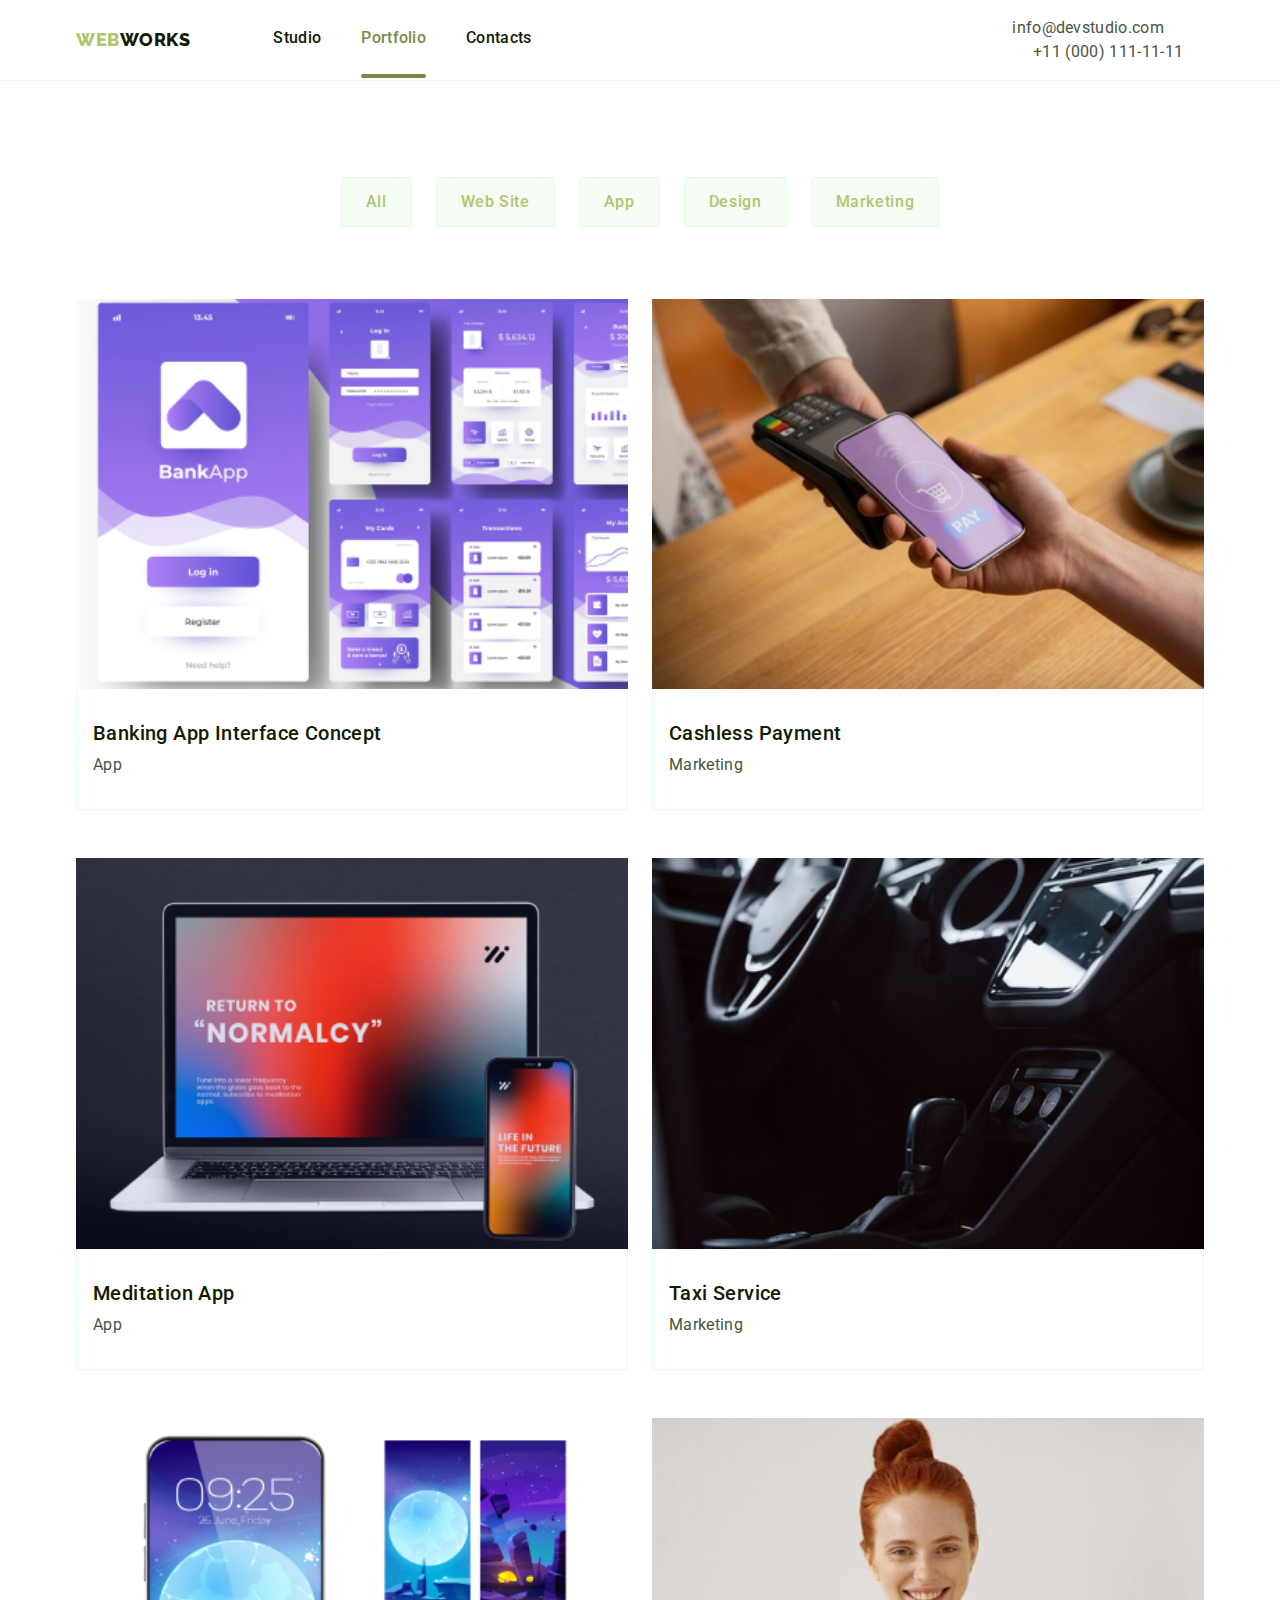
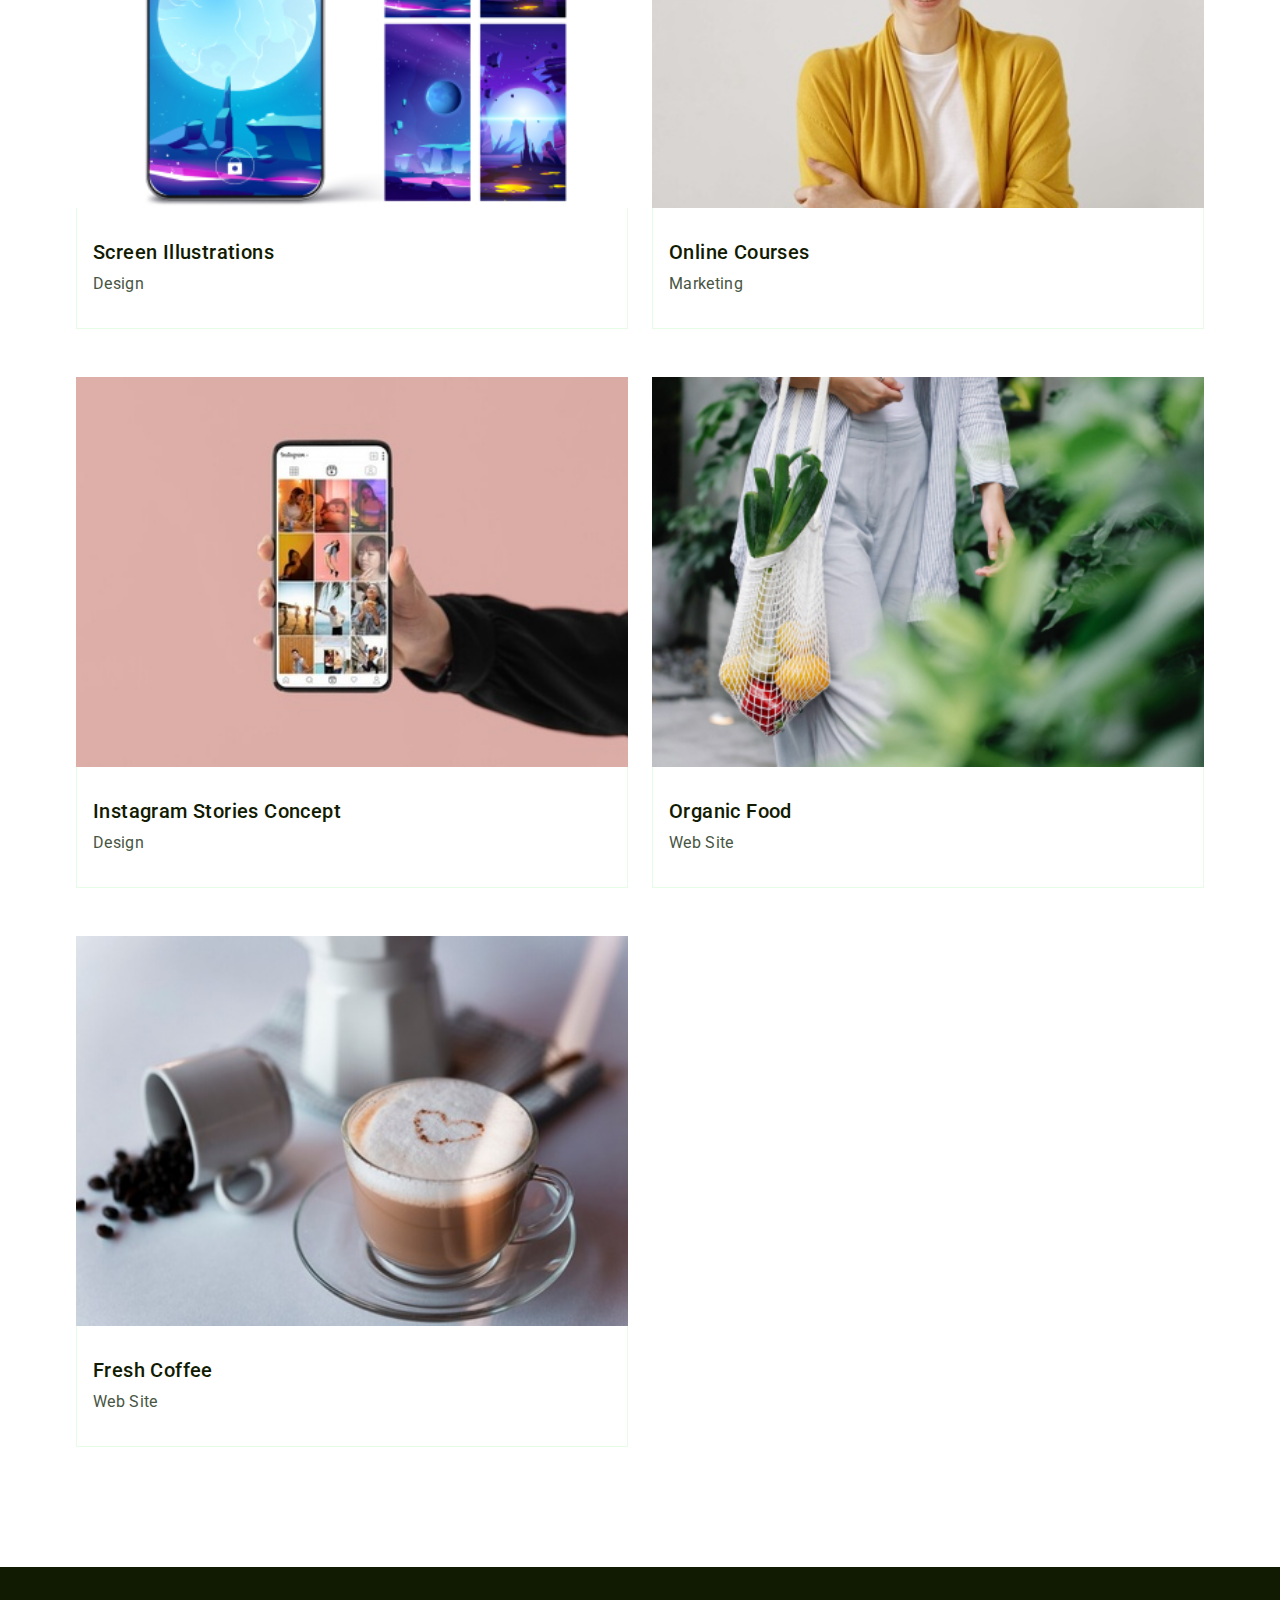
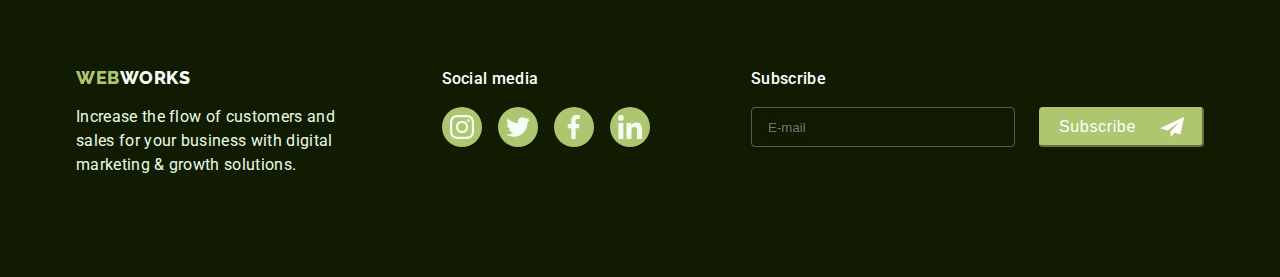
<file: portfolio.html>
<!DOCTYPE html>
<html lang="en">
  <head>
    <meta charset="UTF-8" />
    <meta http-equiv="X-UA-Compatible" content="IE=edge" />
    <meta name="viewport" content="width=device-width, initial-scale=1.0" />
    <title>Portfolio</title>
    <link rel="preconnect" href="https://fonts.googleapis.com" />
    <link rel="preconnect" href="https://fonts.gstatic.com" crossorigin />
    <link
      href="https://fonts.googleapis.com/css2?family=Raleway:wght@800&family=Roboto:wght@400;500;700&display=swap"
      rel="stylesheet"
    />
    <link rel="stylesheet" href="./css/styles.css" />
    <style></style>
  </head>
  <body>
    <!--HEADER-->
    <header class="page-header">
      <div class="container header-container mob-header">
        <nav class="header-nav">
          <!--LOGO-->
          <a class="logo-link logo-header link" href="./index.html">
            Web<span class="logo-studio-header">Works</span></a
          >

          <!--MENU-->
          <ul class="menu list">
            <li class="menu-item">
              <a class="menu-link link" href="./index.html">Studio</a>
            </li>
            <li class="menu-item">
              <a
                class="menu-link link currentanimation portfolio"
                href="./portfolio.html"
                >Portfolio</a
              >
            </li>
            <li class="menu-item">
              <a class="menu-link link" href="">Contacts</a>
            </li>
          </ul>
        </nav>

        <div class="mobile-menu-cont">
          <div class="mobile-menu-container" data-menu-open>
            <button type="button" class="mobile-menu-open">
              <svg class="mobile-menu-open__icon icon" width="30" height="19">
                <use
                  href="./images/icons/burger-icon1.svg#icon-burger-icon"
                ></use>
              </svg>
            </button>
          </div>
        </div>

        <!--CONTACTS-->
        <address class="contacts">
          <ul class="contacts-list list">
            <li class="menu-item">
              <a class="contacts-link link" href="mailto:info@devstudio.com"
                >info@devstudio.com</a
              >
            </li>
            <li class="menu-item">
              <a class="contacts-link link" href="tel:+110001111111"
                >+11 (000) 111-11-11</a
              >
            </li>
          </ul>
        </address>
      </div>
      <!-- Mobile version -->
      <div class="mobile-menu" data-menu>
        <div class="container mob-container color-bg">
          <button class="mobile-menu-close-btn" data-menu-close>
            <svg class="mobile-menu-close-icon" width="8" height="8">
              <use href="./images/icons/symbol-defs-x.svg#icon-Vector-5"></use>
            </svg>
          </button>

          <ul class="mobile-menu-list list">
            <li class="mobile-menu-item">
              <a
                class="mobile-menu-link mobile-link link currentanimation studio"
                href="./index.html"
                >Studio</a
              >
            </li>
            <li class="mobile-menu-item">
              <a
                class="mobile-menu-link mobile-active-link link"
                href="./portfolio.html"
                >Portfolio</a
              >
            </li>
            <li class="mobile-menu-item">
              <a class="mobile-menu-link mobile-link link" href="#">Contacts</a>
            </li>
          </ul>

          <address class="mobile-contacts">
            <ul class="mobile-contacts-list list">
              <li class="mobile-menu-item">
                <a class="mobile-contacts-link link" href="tel:+110001111111"
                  >+11 (000) 111-11-11</a
                >
              </li>

              <li class="mobile-menu-item">
                <a
                  class="mobile-contacts-email mobile-link link"
                  href="mailto:info@devstudio.com"
                  >info@devstudio.com</a
                >
              </li>
            </ul>

            <ul class="mobile-social-icons-list list">
              <li class="mobile-social-icons-item">
                <a class="mobile-social-link" href="">
                  <svg width="24" height="24" class="mobile-social-icons">
                    <use
                      href="./images/icons/symbol-defs-team.svg#icon-instagram"
                    ></use>
                  </svg>
                </a>
              </li>
              <li class="mobile-social-icons-item">
                <a class="mobile-social-link" href="">
                  <svg width="24" height="24" class="mobile-social-icons">
                    <use
                      href="./images/icons/symbol-defs-team.svg#icon-twitter"
                    ></use>
                  </svg>
                </a>
              </li>
              <li>
                <a class="mobile-social-link" href="">
                  <svg width="24" height="24" class="mobile-social-icons">
                    <use
                      href="./images/icons/symbol-defs-team.svg#icon-facebook"
                    ></use>
                  </svg>
                </a>
              </li>
              <li class="mobile-social-icons-item">
                <a class="mobile-social-link" href="">
                  <svg width="24" height="24" class="mobile-social-icons">
                    <use
                      href="./images/icons/symbol-defs-footer.svg#icon-f-linkedin"
                    ></use>
                  </svg>
                </a>
              </li>
            </ul>
          </address>
        </div>
      </div>
    </header>

    <!--BUTTON-->
    <main>
      <section class="portfolio-section">
        <div class="container">
          <h1 class="visually-hidden" hidden>Portfolio</h1>
          <ul class="filter-list list">
            <li>
              <button class="btn-portfolio" type="button">All</button>
            </li>
            <li>
              <button class="btn-portfolio" type="button">Web Site</button>
            </li>
            <li>
              <button class="btn-portfolio" type="button">App</button>
            </li>
            <li>
              <button class="btn-portfolio" type="button">Design</button>
            </li>
            <li>
              <button class="btn-portfolio" type="button">Marketing</button>
            </li>
          </ul>

          <!--PORTFOLIO FOTO-->
          <ul class="portfolio-foto-list list">
            <!--1-->
            <li class="portfolio-foto-list-item">
              <a href="" class="portfolio-link link">
                <div class="portfolio-img-back">
                  <picture>
                    <source
                      srcset="
                        ./images/portfolio/bankapp-mob.webp    1x,
                        ./images/portfolio/bankapp-mob@2x.webp 2x
                      "
                      media="(max-width: 767px)"
                      type="image/webp"
                    />
                    <source
                      srcset="
                        ./images/portfolio/bankapp-mob.jpg    1x,
                        ./images/portfolio/bankapp-mob@2x.jpg 2x
                      "
                      media="(max-width: 767px)"
                    />
                    <img
                      src="./images/portfolio/bankapp-mob.jpg"
                      alt="Banking app"
                      width="396"
                      height="280"
                    />
                  </picture>

                  <p class="portfolio-cover-text">
                    14 Stylish and User-Friendly App Design Concepts · Task
                    Manager App · Calorie Tracker App · Exotic Fruit Ecommerce
                    App · Cloud Storage App
                  </p>
                </div>

                <div class="portfolio-card-description">
                  <h2 class="portfolio-card-title">
                    Banking App Interface Concept
                  </h2>
                  <p class="portfolio-text">App</p>
                </div>
              </a>
            </li>

            <!--2-->
            <li class="portfolio-foto-list-item">
              <a href="" class="portfolio-link link">
                <div class="portfolio-img-back">
                  <picture>
                    <source
                      srcset="
                        ./images/portfolio/cashless-mob.webp    1x,
                        ./images/portfolio/cashless-mob@2x.webp 2x
                      "
                      media="(max-width: 767px)"
                      type="image/webp"
                    />
                    <source
                      srcset="
                        ./images/portfolio/cashless-mob.jpg    1x,
                        ./images/portfolio/cashless-mob@2x.jpg 2x
                      "
                      media="(max-width: 767px)"
                    />
                    <img
                      src="./images/portfolio/cashless-mob.jpg"
                      alt="Cashless payment"
                      width="396"
                      height="280"
                    />
                  </picture>

                  <p class="portfolio-cover-text">
                    14 Stylish and User-Friendly App Design Concepts · Task
                    Manager App · Calorie Tracker App · Exotic Fruit Ecommerce
                    App · Cloud Storage App
                  </p>
                </div>

                <div class="portfolio-card-description">
                  <h2 class="portfolio-card-title">Cashless Payment</h2>
                  <p class="portfolio-text">Marketing</p>
                </div>
              </a>
            </li>

            <!--3-->
            <li class="portfolio-foto-list-item">
              <a href="" class="portfolio-link link">
                <div class="portfolio-img-back">
                  <picture>
                    <source
                      srcset="
                        ./images/portfolio/meditation-mob.webp    1x,
                        ./images/portfolio/meditation-mob@2x.webp 2x
                      "
                      media="(max-width: 767px)"
                      type="image/webp"
                    />
                    <source
                      srcset="
                        ./images/portfolio/meditation-mob.jpg    1x,
                        ./images/portfolio/meditation-mob@2x.jpg 2x
                      "
                      media="(max-width: 767px)"
                    />
                    <img
                      src="./images/portfolio/meditation-mob.jpg"
                      alt="Laptop and phone"
                      width="396"
                      height="280"
                    />
                  </picture>

                  <p class="portfolio-cover-text">
                    14 Stylish and User-Friendly App Design Concepts · Task
                    Manager App · Calorie Tracker App · Exotic Fruit Ecommerce
                    App · Cloud Storage App
                  </p>
                </div>
                <div class="portfolio-card-description">
                  <h2 class="portfolio-card-title">Meditation App</h2>
                  <p class="portfolio-text">App</p>
                </div>
              </a>
            </li>

            <!--4-->
            <li class="portfolio-foto-list-item">
              <a href="" class="portfolio-link link">
                <div class="portfolio-img-back">
                  <picture>
                    <source
                      srcset="
                        ./images/portfolio/taxi-mob.webp    1x,
                        ./images/portfolio/taxi-mob@2x.webp 2x
                      "
                      media="(max-width: 767px)"
                      type="image/webp"
                    />
                    <source
                      srcset="
                        ./images/portfolio/taxi-mob.jpg    1x,
                        ./images/portfolio/taxi-mob@2x.jpg 2x
                      "
                      media="(max-width: 767px)"
                    />
                    <img
                      src="./images/portfolio/taxi-mob.jpg"
                      alt="Interior of the car and phone"
                      width="396"
                      height="280"
                    />
                  </picture>

                  <p class="portfolio-cover-text">
                    14 Stylish and User-Friendly App Design Concepts · Task
                    Manager App · Calorie Tracker App · Exotic Fruit Ecommerce
                    App · Cloud Storage App
                  </p>
                </div>

                <div class="portfolio-card-description">
                  <h2 class="portfolio-card-title">Taxi Service</h2>
                  <p class="portfolio-text">Marketing</p>
                </div>
              </a>
            </li>

            <!--5-->
            <li class="portfolio-foto-list-item">
              <a href="" class="portfolio-link link">
                <div class="portfolio-img-back">
                  <picture>
                    <source
                      srcset="
                        ./images/portfolio/screen-mob.webp    1x,
                        ./images/portfolio/screen-mob@2x.webp 2x
                      "
                      media="(max-width: 767px)"
                      type="image/webp"
                    />
                    <source
                      srcset="
                        ./images/portfolio/screen-mob.jpg    1x,
                        ./images/portfolio/screen-mob@2x.jpg 2x
                      "
                      media="(max-width: 767px)"
                    />
                    <img
                      src="./images/portfolio/screen-mob.jpg"
                      alt="Phone and four foto"
                      width="396"
                      height="280"
                    />
                  </picture>

                  <p class="portfolio-cover-text">
                    14 Stylish and User-Friendly App Design Concepts · Task
                    Manager App · Calorie Tracker App · Exotic Fruit Ecommerce
                    App · Cloud Storage App
                  </p>
                </div>

                <div class="portfolio-card-description">
                  <h2 class="portfolio-card-title">Screen Illustrations</h2>
                  <p class="portfolio-text">Design</p>
                </div>
              </a>
            </li>

            <!--6-->
            <li class="portfolio-foto-list-item">
              <a href="" class="portfolio-link link">
                <div class="portfolio-img-back">
                  <picture>
                    <source
                      srcset="
                        ./images/portfolio/onlinecourses-mob.webp    1x,
                        ./images/portfolio/onlinecourses-mob@2x.webp 2x
                      "
                      media="(max-width: 767px)"
                      type="image/webp"
                    />
                    <source
                      srcset="
                        ./images/portfolio/onlinecourses-mob.jpg    1x,
                        ./images/portfolio/onlinecourses-mob@2x.jpg 2x
                      "
                      media="(max-width: 767px)"
                    />
                    <img
                      src="./images/portfolio/onlinecourses-mob.jpg"
                      alt="Girl with headphone"
                      width="396"
                      height="280"
                    />
                  </picture>

                  <p class="portfolio-cover-text">
                    14 Stylish and User-Friendly App Design Concepts · Task
                    Manager App · Calorie Tracker App · Exotic Fruit Ecommerce
                    App · Cloud Storage App
                  </p>
                </div>
                <div class="portfolio-card-description">
                  <h2 class="portfolio-card-title">Online Courses</h2>
                  <p class="portfolio-text">Marketing</p>
                </div>
              </a>
            </li>

            <!--7-->
            <li class="portfolio-foto-list-item">
              <a href="" class="portfolio-link link">
                <div class="portfolio-img-back">
                  <picture>
                    <source
                      srcset="
                        ./images/portfolio/inststories-mob.webp    1x,
                        ./images/portfolio/inststories-mob@2x.webp 2x
                      "
                      media="(max-width: 767px)"
                      type="image/webp"
                    />
                    <source
                      srcset="
                        ./images/portfolio/inststories-mob.jpg    1x,
                        ./images/portfolio/inststories-mob@2x.jpg 2x
                      "
                      media="(max-width: 767px)"
                    />
                    <img
                      src="./images/portfolio/inststories-mob.jpg"
                      alt="Instagram stories"
                      width="396"
                      height="280"
                    />
                  </picture>

                  <p class="portfolio-cover-text">
                    14 Stylish and User-Friendly App Design Concepts · Task
                    Manager App · Calorie Tracker App · Exotic Fruit Ecommerce
                    App · Cloud Storage App
                  </p>
                </div>

                <div class="portfolio-card-description">
                  <h2 class="portfolio-card-title">
                    Instagram Stories Concept
                  </h2>
                  <p class="portfolio-text">Design</p>
                </div>
              </a>
            </li>

            <!--8-->
            <li class="portfolio-foto-list-item">
              <a href="" class="portfolio-link link">
                <div class="portfolio-img-back">
                  <picture>
                    <source
                      srcset="
                        ./images/portfolio/orgfood-mob.webp    1x,
                        ./images/portfolio/orgfood-mob@2x.webp 2x
                      "
                      media="(max-width: 767px)"
                      type="image/webp"
                    />
                    <source
                      srcset="
                        ./images/portfolio/orgfood-mob.jpg    1x,
                        ./images/portfolio/orgfood-mob@2x.jpg 2x
                      "
                      media="(max-width: 767px)"
                    />
                    <img
                      src="./images/portfolio/orgfood-mob.jpg"
                      alt="Woman with groceries"
                      width="396"
                      height="280"
                    />
                  </picture>

                  <p class="portfolio-cover-text">
                    14 Stylish and User-Friendly App Design Concepts · Task
                    Manager App · Calorie Tracker App · Exotic Fruit Ecommerce
                    App · Cloud Storage App
                  </p>
                </div>

                <div class="portfolio-card-description">
                  <h2 class="portfolio-card-title">Organic Food</h2>
                  <p class="portfolio-text">Web Site</p>
                </div>
              </a>
            </li>

            <!--9-->
            <li class="portfolio-foto-list-item">
              <a href="" class="portfolio-link link">
                <div class="portfolio-img-back">
                  <picture>
                    <source
                      srcset="
                        ./images/portfolio/coffee-mob.webp    1x,
                        ./images/portfolio/coffee-mob@2x.webp 2x
                      "
                      media="(max-width: 767px)"
                      type="image/webp"
                    />
                    <source
                      srcset="
                        ./images/portfolio/coffee-mob.jpg    1x,
                        ./images/portfolio/coffee-mob@2x.jpg 2x
                      "
                      media="(max-width: 767px)"
                    />
                    <img
                      src="./images/portfolio/coffee-mob.jpg"
                      alt="Coffee"
                      width="396"
                      height="280"
                    />
                  </picture>

                  <p class="portfolio-cover-text">
                    14 Stylish and User-Friendly App Design Concepts · Task
                    Manager App · Calorie Tracker App · Exotic Fruit Ecommerce
                    App · Cloud Storage App
                  </p>
                </div>

                <div class="portfolio-card-description">
                  <h2 class="portfolio-card-title">Fresh Coffee</h2>
                  <p class="portfolio-text">Web Site</p>
                </div>
              </a>
            </li>
          </ul>
        </div>
      </section>
    </main>

    <!--FOOTER-->
    <footer class="footer">
      <div class="container">
        <div class="footer-inner">
          <!-- logo -->
          <div class="footer-container">
            <a class="logo-link link" href="./index.html">
              Web<span class="logo-studio-footer">Works</span>
            </a>
            <p class="footer-text">
              Increase the flow of customers and sales for your business with
              digital marketing & growth solutions.
            </p>
          </div>

          <!-- social media -->
          <div class="footer-icons-container">
            <h3 class="footer-tittle">Social media</h3>
            <ul class="footer-icons-list list">
              <li>
                <a class="footer-link-icons" href="">
                  <svg width="24" height="24">
                    <use
                      href="./images/icons/symbol-defs-footer.svg#icon-f-instagram"
                    ></use>
                  </svg>
                </a>
              </li>
              <li>
                <a class="footer-link-icons" href="">
                  <svg width="24" height="24">
                    <use
                      href="./images/icons/symbol-defs-footer.svg#icon-f-twitter"
                    ></use>
                  </svg>
                </a>
              </li>
              <li>
                <a class="footer-link-icons" href="">
                  <svg width="24" height="24">
                    <use
                      href="./images/icons/symbol-defs-footer.svg#icon-f-facebook"
                    ></use>
                  </svg>
                </a>
              </li>
              <li>
                <a class="footer-link-icons" href="">
                  <svg width="24" height="24">
                    <use
                      href="./images/icons/symbol-defs-footer.svg#icon-f-linkedin"
                    ></use>
                  </svg>
                </a>
              </li>
            </ul>
          </div>

          <!-- subscribe -->
          <div class="footer-subscribe">
            <p class="footer-tittle">Subscribe</p>
            <form class="footer-subscribe-form">
              <input
                type="email"
                class="footer-subscribe-input"
                name="subscribe"
                placeholder="E-mail"
              />
              <button class="footer-subscribe-btn">
                Subscribe
                <svg class="footer-subsribe-icon" width="24" height="20">
                  <use
                    href="./images/icons/symbol-defs-send.svg#icon-send"
                  ></use>
                </svg>
              </button>
            </form>
          </div>
        </div>
      </div>
    </footer>
    <script src="./js/mobile-menu.js"></script>
  </body>
</html>
</file>
<file: css/styles.css>
:root {
  --basic-logo-color: #aec670;
  --title-color: #111b02;
  --main-color-text: #485543;
  --white-color: #ffffff;
  --hover-color: #778d45;
  --f-color-logo: #f5fdf4;
  --footer-color-text: #e7fce7;
  --background-color: #f5fdf4;
  --footer-icons: #d07931;
  --customers-border: #8e8f99;
  --modal-color: #fcfcfc;
}

*,
*::after,
*::before {
  box-sizing: inherit;
}

body,
html {
  box-sizing: border-box;
  font-family: "Roboto", sans-serif;
  color: var(--main-color-text);
  margin: 0;
}

.visually-hidden {
  position: absolute;
  white-space: nowrap;
  width: 1px;
  height: 1px;
  overflow: hidden;
  border: 0;
  padding: 0;
  clip: rect(0 0 0 0);
  clip-path: inset(50%);
  margin: -1px;
}

/* 
1x-96dpi
2x-192dpi
3x-288dpi
*/

/* .banner {
  min-height: 600px;
}

@media screen and (min-device-pixel-ratio: 2) and (max-width: 767px),
screen and (min-resolution: 192dpi) and (max-width: 767px),
screen and (min-resolution: 2dppx) and (max-width: 767px) {
  .banner {
    background-image: ;
  }
} 

@media screen and (min-width: 768px) {
  .banner {
    background-image: ;
  }
}

@media screen and (min-device-pixel-ratio: 2) and (min-width: 768px),
screen and (min-resolution: 192dpi) and (min-width: 768px),
screen and (min-resolution: 2dppx) and (min-width: 768px) {
  .banner {
    background-image: ;
  }
} 

@media screen and (min-width: 1200px) {
  .banner {
    background-image: ;
  }
}

@media screen and (min-device-pixel-ratio: 2) and (min-width: 1200px),
screen and (min-resolution: 192dpi) and (min-width: 1200px),
screen and (min-resolution: 2dppx) and (min-width: 1200px) {
  .banner {
    background-image: ;
  }
} */

/*=========================================== COMPONENTS ==============================================*/
.link {
  text-decoration: none;
}

.list {
  list-style: none;
  margin: 0;
  padding: 0;
}

.section {
  padding-bottom: 120px;
}

.characteristic-section {
  padding-top: 120px;
  padding-bottom: 120px;
}

h1,
h2,
h3,
h4,
p {
  margin-top: 0;
  margin-bottom: 0;
}

ul,
ol {
  margin-top: 0;
  margin-bottom: 0;
  padding-left: 0;
}

ul li {
  list-style: none;
}

img {
  display: block;
  width: 100%;
  height: auto;
}

button {
  cursor: pointer;
}

.container {
  width: 1158px;
  /* outline: 4px solid chartreuse; */
  margin-right: auto;
  margin-left: auto;
  padding-left: 15px;
  padding-right: 15px;
}

/*========================================================= ============= ======================================================================*/

.container {
  width: 100%;
  padding-left: 15px;
  padding-right: 15px;
}

.color-bg {
  background-color: var(--white-color);
}

@media screen and (min-width: 428px) {
  .container {
    width: 428px;
    margin-left: auto;
    margin-right: auto;
  }
}

@media screen and (min-width: 768px) {
  .container {
    width: 768px;
  }
}

@media screen and (min-width: 1200px) {
  .container {
    width: 1158px;
  }
}

@media screen and (max-width: 1200px) {
}

@media screen and (max-width: 767px) {
  .menu {
    display: none;
  }

  .contacts {
    display: none;
  }

  .mobile-menu {
    position: fixed;
    width: 100%;
    height: 100vmax;
    max-height: 796px;
    top: 0;
    left: 0;
    background-color: var(--customers-border);
    z-index: 1000;
    opacity: 0;
    visibility: hidden;
    pointer-events: none;
    transition: opacity 500ms linear, visibility 500ms linear;
    box-shadow: 0 0 0 100vmax rgba(0, 0, 0, 0.7);
  }

  .mobile-menu.is-open {
    opacity: 1;
    visibility: visible;
    pointer-events: auto;
  }

  .mobile-menu-open {
    background-color: transparent;
    border: none;
    padding: 0;
    line-height: 0;
  }

  .icon {
    stroke: var(--title-color);
  }

  /* .mobile-menu-list {
    padding-left: 25px;
    padding-top: 80px;
    margin-bottom: 244px;
  } */

  .mobile-menu-item {
    margin-bottom: 40px;
  }

  .mobile-active-link {
    color: var(--basic-logo-color);
  }

  .mobile-menu-link,
  .mobile-contacts-link {
    font-weight: 700;
    font-size: 36px;
    line-height: 40px;
    letter-spacing: 0.02em;
    /* color: var(--title-color); */
  }

  .mobile-link {
    color: var(--title-color);
  }

  /* ====================================================================== MOBILE =========================================================================== */

  @media screen and (max-width: 408px) {
    .mobile-contacts-link {
      font-size: 26px;
      line-height: 36px;
    }
  }

  .mobile-contacts {
    margin-bottom: 40px;
  }

  .mobile-contacts-link {
    display: block;
    width: 100%;
    font-weight: 700;
    font-style: normal;
    font-size: 36px;
    line-height: 1.1;
    letter-spacing: 0.02em;
    color: var(--basic-logo-color);
  }

  .mobile-menu-list {
    padding-left: 25px;
    padding-top: 80px;
  }

  .mobile-contacts-email {
    /* font-weight: 500;
    font-style: normal;
    font-size: 20px;
    line-height: 24px;
    letter-spacing: 0.02em; */
    display: block;
    font-style: normal;
    font-weight: 500;
    font-size: 20px;
    line-height: 1.2;
    letter-spacing: 0.02em;
    margin-top: 40px;
    color: var(--main-color-text);
  }

  .mobile-menu-link:hover,
  .mobile-contacts-link:hover,
  .mobile-contacts-email:hover {
    color: var(--hover-color);
  }

  .mob-container {
    display: flex;
    flex-direction: column;
    justify-content: space-between;
    height: 100%;
    position: relative;
  }

  .mobile-menu-close-btn {
    position: absolute;
    top: 24px;
    right: 20px;
    display: flex;
    justify-content: center;
    align-items: center;
    width: 24px;
    height: 24px;
    border-radius: 50%;
    padding: 0;
    cursor: pointer;
    background: var(--footer-color-text);
    border: 1px solid rgba(0, 0, 0, 0.1);
    transition: fill 250ms cubic-bezier(0.4, 0, 0.2, 1),
      background-color 250ms cubic-bezier(0.4, 0, 0.2, 1);
  }

  .mobile-menu-close-btn:hover,
  .mobile-menu-close-btn:focus {
    fill: var(--white-color);
    background-color: var(--hover-color);
  }

  /* .mobile-contacts {
    padding-left: 25px;
  } */

  .mobile-social-icons-list {
    /* padding-top: 8px;
    padding-right: 45px;
    display: flex;
    justify-content: space-between;
    padding-bottom: 40px; */

    display: flex;
    align-items: center;
    gap: 56px;
    margin-top: 48px;
  }

  .mobile-social-link {
    width: 40px;
    height: 40px;
    border-radius: 100%;
    background-color: var(--basic-logo-color);
    display: flex;
    align-items: center;
    justify-content: center;
    transition: background-color 250ms cubic-bezier(0.4, 0, 0.2, 1);
  }
  .mobile-social-link:focus,
  .mobile-social-link:hover {
    background-color: var(--hover-color);
  }

  .mob-header {
    display: flex;
    align-items: center;
    justify-content: space-between;
    padding-top: 25px;
    padding-bottom: 25px;
  }

  .hero-section {
    text-align: center;
    padding-top: 112px;
    padding-bottom: 112px;
    background-image: linear-gradient(
        rgba(46, 47, 66, 0.7),
        rgba(46, 47, 66, 0.7)
      ),
      url(../images/hero-bg/mob-dark-bg.jpg);
    background-size: cover;
    background-position: center;
    background-repeat: no-repeat;
    margin-left: auto;
    margin-right: auto;
    max-width: 428px;
  }

  @media screen and (min-device-pixel-ratio: 2) and (max-width: 767px),
    screen and (min-resolution: 192dpi) and (max-width: 767px),
    screen and (min-resolution: 2dppx) and (max-width: 767px) {
    .hero-section {
      background-image: linear-gradient(
          rgba(46, 47, 66, 0.7),
          rgba(46, 47, 66, 0.7)
        ),
        url(../images/hero-bg/mob-dark-bg@2x.jpg);
    }
  }

  .hero {
    margin-bottom: 72px;
    font-weight: 700;
    font-size: 36px;
    line-height: 1.11;
    text-align: center;
    letter-spacing: 0.02em;
    color: var(--white-color);
  }

  .btn-studio {
    font-family: "Roboto", sans-serif;
    font-weight: 500;
    font-size: 16px;
    line-height: 1.5;
    letter-spacing: 0.04em;
    background-color: var(--basic-logo-color);
    color: var(--white-color);
    box-shadow: 0px 4px 4px rgba(0, 0, 0, 0.15);
    border-radius: 4px;
    cursor: pointer;
    width: 169px;
    height: 56px;
    border: none;
    transition: background-color 250ms cubic-bezier(0.4, 0, 0.2, 1);
  }

  .btn-studio:focus,
  .btn-studio:hover {
    background-color: var(--hover-color);
    color: var(--white-color);
  }

  /* CHARACTERISTIC */
  .characteristic-section {
    padding-top: 96px;
    padding-bottom: 96px;
    background-color: var(--white-color);
  }

  .characteristic-title {
    font-weight: 700;
    font-size: 36px;
    line-height: 1.1;
    text-align: center;
    letter-spacing: 0.02em;
    color: var(--title-color);
    margin-bottom: 8px;
  }

  .characteristic-text-about {
    font-weight: 500;
    font-size: 16px;
    line-height: 1.5;
    letter-spacing: 0.02em;
    color: var(--main-color-text);
  }

  /* .characteristic-list-item {
    margin-bottom: 72px;
  } */

  .characteristic-section .characteristic-icons-container {
    display: none;
  }

  .characteristic-list {
    /* display: block; */
    display: flex;
    flex-direction: column;
    row-gap: 72px;
  }

  /* .section {
    display: none;
  } */

  .section-one {
    display: none;
  }

  /* our team */
  .our-team-section {
    background-color: #f5fdf4;
    padding-bottom: 96px;
    padding-top: 96px;
  }

  .section-title {
    font-weight: 700;
    font-size: 36px;
    line-height: 40px;
    text-align: center;
    letter-spacing: 0.02em;
    color: #1a2902;
    margin-bottom: 72px;
  }

  .our-team-list-item {
    max-width: 264px;
    margin: 0 auto;
    /* margin-bottom: 72px; */
    background-color: var(--white-color);
    box-shadow: 0px 1px 6px rgba(46, 47, 66, 0.08),
      0px 1px 1px rgba(46, 47, 66, 0.16), 0px 2px 1px rgba(46, 47, 66, 0.08);
    border-radius: 0px 0px 4px 4px;
  }

  .team-list {
    margin-bottom: 72px;
  }

  .our-team-list-container {
    padding: 32px 16px;
  }

  .our-team-name {
    font-weight: 500;
    font-size: 20px;
    line-height: 24px;
    text-align: center;
    letter-spacing: 0.02em;
    color: #1a2902;
    margin-bottom: 8px;
  }

  .our-team-work {
    font-size: 16px;
    font-weight: 400;
    line-height: 24px;
    text-align: center;
    letter-spacing: 0.02em;
    color: #434455;
  }

  .studio-card-icons-list {
    justify-content: center;
    display: flex;
    gap: 24px;
    margin-top: 8px;
  }

  .studio-card-link {
    width: 40px;
    height: 40px;
    border-radius: 100%;
    background-color: var(--basic-logo-color);
    display: flex;
    align-items: center;
    justify-content: center;
    transition: background-color 250ms cubic-bezier(0.4, 0, 0.2, 1);
  }

  .studio-card-link:hover,
  .studio-card-link:focus {
    background-color: var(--hover-color);
  }

  /* customers */

  .customers {
    padding-top: 96px;
    background-color: var(--white-color);
  }

  .custumers-list {
    display: flex;
    gap: 72px 16px;
    flex-wrap: wrap;
    justify-content: center;
  }

  .customers-item {
    width: calc((100% - 16px) / 2);
  }

  .customers-link {
    height: 88px;
    border: 1px solid var(--customers-border);
    border-radius: 4px;
    display: flex;
    justify-content: center;
    align-items: center;
    color: var(--customers-border);
    transition: border-color 250ms cubic-bezier(0.4, 0, 0.2, 1);
  }

  .customers-link:hover,
  .customers-link:focus {
    border-color: var(--hover-color);
    color: var(--hover-color);
  }

  .customers-icons {
    fill: var(--customers-border);
    transition: fill 250ms cubic-bezier(0.4, 0, 0.2, 1);
  }

  .customers-link:hover .customers-icons,
  .customers-link:focus .customers-icons {
    fill: var(--hover-color);
  }

  /* footer */

  .footer {
    padding: 96px 0;
    background: var(--title-color);
  }

  .footer-container {
    max-width: 268px;
    text-align: center;
    margin: 0 auto 72px;
  }

  .footer-text {
    margin-top: 17px;
    font-weight: 400;
    font-size: 16px;
    line-height: 24px;
    letter-spacing: 0.02em;
    color: #f5fdf4;
    text-align: left;
  }

  .footer-tittle {
    font-weight: 500;
    font-size: 16px;
    line-height: 1.5;
    letter-spacing: 0.02em;
    color: var(--white-color);
    margin-bottom: 16px;
    text-align: center;
  }

  .footer-link-icons {
    display: flex;
    justify-content: center;
    align-items: center;
    width: 40px;
    height: 40px;
    border-radius: 50%;
    background-color: var(--basic-logo-color);
    transition: background-color 250ms cubic-bezier(0.4, 0, 0.2, 1);
  }

  .footer-link-icons:hover,
  .footer-link-icons:focus {
    background-color: var(--footer-icons);
  }

  .footer-icons-container {
    margin-bottom: 72px;
  }

  .footer-icons-list {
    display: flex;
    gap: 16px;
    /* margin-bottom: 72px; */
    justify-content: center;
  }

  .footer-subscribe {
    margin-left: auto;
  }

  .footer-subscribe-input {
    max-width: 398px;
    width: 100%;
    height: 40px;
    border: 1px solid #ffffff;
    filter: drop-shadow(0px 4px 4px rgba(0, 0, 0, 0.15));
    border-radius: 4px;
    background-color: transparent;
    outline: none;
    padding: 8px 16px;
    margin-bottom: 16px;
    color: rgba(255, 255, 255, 0.6);
  }

  .footer-subscribe-btn {
    margin: 0 auto;
    display: flex;
    justify-content: space-around;
    align-items: center;
    background-color: var(--basic-logo-color);
    border-radius: 4px;
    border-color: var(--basic-logo-color);
    width: 165px;
    height: 40px;
    font-size: 16px;
    font-weight: 500;
    line-height: 1.5;
    letter-spacing: 0.04em;
    color: var(--white-color);
    transition: border-color 250ms cubic-bezier(0.4, 0, 0.2, 1),
      background-color 250ms cubic-bezier(0.4, 0, 0.2, 1);
  }

  .footer-subscribe-btn:hover,
  .footer-subscribe-btn:focus {
    background-color: var(--hover-color);
    border-color: var(--hover-color);
  }

  /* Modal window */
  .backdrop {
    position: fixed;
    z-index: 100;
    top: 0;
    left: 0;
    width: 100%;
    height: 100%;
    background-color: rgba(46, 47, 66, 0.4);
    transition: opacity 250ms cubic-bezier(0.4, 0, 0.2, 1),
      visibility 250ms cubic-bezier(0.4, 0, 0.2, 1);
  }

  .modal {
    width: 392px;
    background-color: var(--white-color);
    padding: 72px 16px 16px;
    position: absolute;
    top: 50%;
    left: 50%;
    transform: translate(-50%, -50%) scale(1);
    transition: transform 250ms cubic-bezier(0.4, 0, 0.2, 1);
    background-color: var(--modal-color);
    box-shadow: 0px 1px 1px rgba(0, 0, 0, 0.14), 0px 1px 3px rgba(0, 0, 0, 0.12),
      0px 2px 1px rgba(0, 0, 0, 0.2);
    border-radius: 4px;
  }

  .backdrop.is-hidden .modal {
    transform: translate(-50%, -50%) scale(0);
  }

  /* x */
  .modal-close {
    position: absolute;
    top: 24px;
    right: 24px;
    display: flex;
    justify-content: center;
    align-items: center;
    width: 24px;
    height: 24px;
    border-radius: 50%;
    padding: 0;
    cursor: pointer;
    background: var(--footer-color-text);
    border: 1px solid rgba(0, 0, 0, 0.1);
    transition: fill 250ms cubic-bezier(0.4, 0, 0.2, 1),
      background-color 250ms cubic-bezier(0.4, 0, 0.2, 1);
  }

  .modal-close:hover,
  .modal-close:focus {
    fill: var(--white-color);
    background-color: var(--hover-color);
  }

  .is-hidden {
    opacity: 0;
    visibility: hidden;
    pointer-events: none;
  }

  .no-scroll {
    overflow: hidden;
  }
  /* ================================================= */

  .modal-form {
    display: flex;
    flex-direction: column;
  }

  .modal-form-input {
    width: 100%;
    height: 40px;
    border: 1px solid rgba(33, 33, 33, 0.2);
    border-radius: 4px;
    padding-left: 38px;
    transition: border-color 250ms cubic-bezier(0.4, 0, 0.2, 1);
  }

  .modal-form-input:focus {
    outline: none;
    border-color: var(--basic-logo-color);
  }

  .modal-form-input-desc {
    font-size: 12px;
    line-height: 1.16;
    letter-spacing: 0.01em;
    margin-top: 8px;
    margin-bottom: 4px;
    display: block;
  }

  .modal-form-input-comment {
    resize: none;
    width: 100%;
    height: 120px;
    border: 1px solid rgba(33, 33, 33, 0.2);
    border-radius: 4px;
    padding: 8px 16px 8px 16px;
    outline: none;
    transition: border-color 250ms cubic-bezier(0.4, 0, 0.2, 1);
  }

  .modal-form-input-comment:focus {
    outline: none;
    border-color: var(--basic-logo-color);
  }

  .modal-form-input-comment::placeholder {
    font-size: 12px;
    line-height: 1.17;
    letter-spacing: 0.04em;
    color: rgba(117, 117, 117, 0.5);
  }

  .modal-title {
    font-weight: 500;
    font-size: 16px;
    line-height: 1.5;
    text-align: center;
    letter-spacing: 0.02em;
    margin-bottom: 16px;
  }

  .modal-form-label {
    font-size: 12px;
    line-height: 1.16;
    letter-spacing: 0.01em;
    color: var(--customers-border);
    margin-bottom: 8px;
    display: block;
  }

  .modal-form-label:last-child {
    margin-top: 8px;
  }

  .modal-privacy-href {
    margin: 2px;
    color: var(--basic-logo-color);
  }

  .modal-form-icon {
    position: absolute;
    top: 50%;
    left: 16px;
    transform: translateY(-50%);
    transition: fill 250ms cubic-bezier(0.4, 0, 0.2, 1);
  }

  .modal-icon {
    position: relative;
  }

  .modal-form-input:focus + .modal-form-icon {
    fill: var(--basic-logo-color);
  }

  .modal-form-check-desc {
    display: flex;
    align-items: center;
    font-size: 12px;
    line-height: 1.17;
    letter-spacing: 0.04em;
    color: var(--customers-border);
    margin-bottom: 24px;
  }

  .modal-form-check-desc::before {
    content: "";
    display: block;
    width: 16px;
    height: 16px;
    border: 1.25px solid var(--title-color);
    border-radius: 2px;
    cursor: pointer;
    margin-right: 8px;
    transition: background-color 250ms cubic-bezier(0.4, 0, 0.2, 1),
      border-color 250ms cubic-bezier(0.4, 0, 0.2, 1),
      background-image 250ms cubic-bezier(0.4, 0, 0.2, 1);
  }

  .modal-form-check:checked + .modal-form-check-desc::before {
    background-color: var(--hover-color);
    border-color: var(--hover-color);
    background-image: url(../images/icons/yes.svg);
    background-repeat: no-repeat;
    background-position: 50% 50%;
  }

  .modal-form-check:focus + .modal-form-check-desc::before {
    outline: var(--hover-color);
  }

  .modal-form-submit {
    width: 169px;
    height: 56px;
    background: var(--basic-logo-color);
    box-shadow: 0px 4px 4px rgba(0, 0, 0, 0.15);
    border-radius: 4px;
    border-color: var(--basic-logo-color);
    align-self: center;
    transition: background-color 250ms cubic-bezier(0.4, 0, 0.2, 1),
      border-color 250ms cubic-bezier(0.4, 0, 0.2, 1);
  }

  .modal-btn-text {
    font-weight: 500;
    font-size: 16px;
    line-height: 1.5;
    letter-spacing: 0.04em;
    color: var(--white-color);
    padding: 16px 32px 16px 32px;
  }

  .modal-form-submit:focus,
  .modal-form-submit:hover {
    background-color: var(--hover-color);
    border-color: var(--hover-color);
  }

  /* ==========================
==============================
=======================PORTFOLIO=======================
==============================
====================== */

  .portfolio-section {
    padding-top: 48px;
    background-color: var(--white-color);
  }

  .filter-list {
    display: flex;
    justify-content: flex-start;
    flex-wrap: wrap;
    gap: 16px 30px;
    margin-bottom: 48px;
  }

  .btn-portfolio {
    padding: 8px 16px;
    background: var(--background-color);
    border: 1px solid var(--footer-color-text);
    border-radius: 4px;
    font-weight: 500;
    font-size: 16px;
    line-height: 1.5;
    letter-spacing: 0.04em;
    color: var(--basic-logo-color);
    font-family: "Roboto", sans-serif;
    cursor: pointer;
    transition: background-color 250ms cubic-bezier(0.4, 0, 0.2, 1),
      color 250ms cubic-bezier(0.4, 0, 0.2, 1),
      box-shadow 250ms cubic-bezier(0.4, 0, 0.2, 1),
      border-color 250ms cubic-bezier(0.4, 0, 0.2, 1);
  }

  .btn-portfolio:hover,
  .btn-portfolio:focus {
    background-color: var(--hover-color);
    box-shadow: 0px 3px 1px rgba(0, 0, 0, 0.1), 0px 2px 1px rgba(0, 0, 0, 0.08),
      0px 2px 2px rgba(0, 0, 0, 0.12);
    border-color: var(--hover-color);
    color: var(--white-color);
  }

  .portfolio-foto-list {
    margin-bottom: 48px;
  }

  .portfolio-card-title {
    margin-bottom: 8px;
    font-weight: 500;
    font-size: 20px;
    line-height: 1.2;
    letter-spacing: 0.02em;
    color: var(--title-color);
  }

  .portfolio-text {
    font-size: 16px;
    line-height: 1.5;
    letter-spacing: 0.02em;
    color: var(--main-color-text);
  }

  .portfolio-card-description {
    padding: 32px 0 32px 16px;
    border-bottom: 1px solid #e7fce7;
    border-right: 1px solid #e7fce7;
    border-left: 1px solid #e7fce7;
  }

  .portfolio-foto-list-item {
    background: var(--white-color);
    width: 100%;
    position: relative;
    margin-bottom: 48px;
  }

  .portfolio-link {
    display: block;
    position: relative;
    transition: box-shadow 250ms cubic-bezier(0.4, 0, 0.2, 1);
  }

  .portfolio-link:hover,
  .portfolio-link:focus {
    box-shadow: 0px 1px 6px rgba(46, 47, 66, 0.08),
      0px 1px 1px rgba(46, 47, 66, 0.16), 0px 2px 1px rgba(46, 47, 66, 0.08);
  }

  .portfolio-cover-text {
    position: absolute;
    top: 0;
    left: 0;
    font-size: 16px;
    line-height: 1.5;
    letter-spacing: 0.02em;
    color: var(--background-color);
    background-color: var(--basic-logo-color);
    height: 100%;
    width: 100%;
    padding-left: 32px;
    padding-right: 32px;
    padding-top: 40px;
    transform: translateY(101%);
    transition: transform 250ms cubic-bezier(0.4, 0, 0.2, 1);
  }

  .portfolio-foto-list-item:hover .portfolio-cover-text {
    transform: translateY(0);
  }

  .portfolio-img-back {
    position: relative;
    overflow: hidden;
  }
}

/* ====================================================================== TABLET =========================================================================== */

@media screen and (min-width: 768px) {
  .mobile-menu {
    display: none;
  }

  .mobile-menu-open {
    display: none;
  }

  .header-nav {
    display: flex;
    align-items: center;
  }

  .menu {
    display: flex;
  }

  /* .logo-link {
    margin-right: 120px;
  } */

  .menu-link {
    display: block;
    padding-top: 24px;
    font-weight: 500;
    font-size: 16px;
    line-height: 1.5;
    letter-spacing: 0.02em;
    color: var(--title-color);
    transition: color 250ms cubic-bezier(0.4, 0, 0.2, 1);
  }

  .menu-link:focus,
  .menu-link:hover {
    color: var(--hover-color);
  }

  .menu-item:not(:last-child) {
    margin-right: 40px;
  }

  .currentanimation::after {
    content: "";
    width: 100%;
    height: 4px;
    left: 0;
    bottom: 0;
    display: block;
    background-color: var(--hover-color);
    border-radius: 2px;
    margin-top: 24px;
    animation-name: currentanimation;
    animation-duration: 250ms;
    animation-timing-function: cubic-bezier(0.4, 0, 0.2, 1);
    animation-delay: 0ms;
  }

  .currentanimation {
    color: var(--hover-color);
  }

  @keyframes currentanimation {
    0% {
      transform: scaleX(0);
    }

    100% {
      transform: scaleX(1);
    }
  }

  .portfolio,
  .studio {
    color: var(--hover-color);
  }

  .contacts {
    font-style: normal;
    margin-left: 120px;
    padding-top: 16px;
    padding-bottom: 16px;
  }

  .contacts-list {
    display: flex;
    flex-direction: column;
    height: 100%;
    justify-content: space-between;
  }

  .contacts-link {
    /* display: block;
    margin-top: 12px; */
    font-weight: 400;
    font-size: 12px;
    line-height: 14px;
    letter-spacing: 0.04em;
    transition: color 250ms cubic-bezier(0.4, 0, 0.2, 1);
  }

  /* .tablet-item {
    margin-bottom: 0;
  } */

  /* .contacts-list:last-child {
    margin-bottom: 0;
  } */

  .contacts .contacts-link {
    color: var(--main-color-text);
  }

  .contacts-link:focus,
  .contacts-link:hover {
    color: var(--hover-color);
  }

  .hero-section {
    text-align: center;
    padding-top: 112px;
    padding-bottom: 112px;
    background-image: linear-gradient(
        rgba(46, 47, 66, 0.7),
        rgba(46, 47, 66, 0.7)
      ),
      url(../images/hero-bg/tab-dark-bg.jpg);
    background-size: cover;
    background-position: center;
    background-repeat: no-repeat;
    margin-left: auto;
    margin-right: auto;
    max-width: 1200px;
  }

  @media screen and (min-device-pixel-ratio: 2) and (min-width: 768px),
    screen and (min-resolution: 192dpi) and (min-width: 768px),
    screen and (min-resolution: 2dppx) and (min-width: 768px) {
    .hero-section {
      background-image: linear-gradient(
          rgba(46, 47, 66, 0.7),
          rgba(46, 47, 66, 0.7)
        ),
        url(../images/hero-bg/tab-dark-bg@2x.jpg);
    }
  }

  .hero {
    margin-bottom: 36px;

    font-weight: 700;
    font-size: 56px;
    line-height: 1.07;
    text-align: center;
    letter-spacing: 0.02em;
    color: var(--white-color);
  }

  .btn-studio {
    font-family: "Roboto", sans-serif;
    font-weight: 500;
    font-size: 16px;
    line-height: 1.5;
    letter-spacing: 0.04em;
    background-color: var(--basic-logo-color);
    color: var(--white-color);
    box-shadow: 0px 4px 4px rgba(0, 0, 0, 0.15);
    border-radius: 4px;
    cursor: pointer;
    width: 169px;
    height: 56px;
    border: none;
    transition: background-color 250ms cubic-bezier(0.4, 0, 0.2, 1);
  }

  .btn-studio:focus,
  .btn-studio:hover {
    background-color: var(--hover-color);
    color: var(--white-color);
  }

  /* CHARACTERISTIC */
  .characteristic-section {
    /* margin-top: 96px; */
    background-color: var(--white-color);
    padding-top: 96px;
    padding-bottom: 96px;
  }

  .characteristic-icons-container {
    display: none;
  }

  .characteristic-list {
    display: flex;
    justify-content: space-between;
    flex-wrap: wrap;
    row-gap: 72px;
    column-gap: 24px;
  }

  .characteristic-list-item {
    width: 356px;
  }

  .characteristic-title {
    font-weight: 700;
    font-size: 36px;
    line-height: 1.1;
    text-align: center;
    letter-spacing: 0.02em;
    color: var(--title-color);
    text-align: left;
    margin-bottom: 8px;
  }

  .characteristic-text-about {
    /* margin-bottom: 72px; */
    font-weight: 500;
    font-size: 16px;
    line-height: 1.5;
    letter-spacing: 0.02em;
    color: var(--main-color-text);
  }

  /* .section {
    display: none;
  } */

  .section-one {
    display: none;
  }

  /* our team */
  .our-team-section {
    background-color: #f5fdf4;
    padding: 96px 0;
  }

  .section-title {
    font-weight: 700;
    font-size: 36px;
    line-height: 40px;
    text-align: center;
    letter-spacing: 0.02em;
    color: #1a2902;
    margin-bottom: 72px;
  }

  .our-team-list {
    display: flex;
    flex-wrap: wrap;
    justify-content: center;
    gap: 64px 24px;
  }

  .our-team-list-item {
    max-width: 264px;
    background-color: var(--white-color);
    box-shadow: 0px 1px 6px rgba(46, 47, 66, 0.08),
      0px 1px 1px rgba(46, 47, 66, 0.16), 0px 2px 1px rgba(46, 47, 66, 0.08);
    border-radius: 0px 0px 4px 4px;
  }

  .our-team-list-container {
    padding: 32px 16px;
  }

  .our-team-name {
    font-weight: 500;
    font-size: 20px;
    line-height: 24px;
    text-align: center;
    letter-spacing: 0.02em;
    color: #1a2902;
    margin-bottom: 8px;
  }

  .our-team-work {
    font-size: 16px;
    font-weight: 400;
    line-height: 24px;
    text-align: center;
    letter-spacing: 0.02em;
    color: #434455;
  }

  .studio-card-icons-list {
    justify-content: center;
    display: flex;
    gap: 24px;
    margin-top: 8px;
  }

  .studio-card-link {
    width: 40px;
    height: 40px;
    border-radius: 100%;
    background-color: var(--basic-logo-color);
    display: flex;
    align-items: center;
    justify-content: center;
    transition: background-color 250ms cubic-bezier(0.4, 0, 0.2, 1);
  }

  .studio-card-link:hover,
  .studio-card-link:focus {
    background-color: var(--hover-color);
  }

  /* customers */

  .customers {
    padding-top: 96px;
    background-color: var(--white-color);
  }

  .custumers-list {
    display: flex;
    gap: 72px 24px;
    flex-wrap: wrap;
    justify-content: center;
  }

  .customers-item {
    width: calc((100% - 232px) / 3);
  }

  .customers-link {
    height: 88px;
    border: 1px solid var(--customers-border);
    border-radius: 4px;
    display: flex;
    justify-content: center;
    align-items: center;
    color: var(--customers-border);
    transition: border-color 250ms cubic-bezier(0.4, 0, 0.2, 1);
  }

  .customers-link:hover,
  .customers-link:focus {
    border-color: var(--hover-color);
    color: var(--hover-color);
  }

  .customers-icons {
    fill: var(--customers-border);
    transition: fill 250ms cubic-bezier(0.4, 0, 0.2, 1);
  }

  .customers-link:hover .customers-icons,
  .customers-link:focus .customers-icons {
    fill: var(--hover-color);
  }

  /* footer */

  .footer {
    padding-top: 96px;
    padding-bottom: 96px;
    background: var(--title-color);
  }

  .footer-text {
    margin-top: 16px;
    font-size: 16px;
    line-height: 1.5;
    letter-spacing: 0.02em;
    color: var(--footer-color-text);
  }

  .footer-inner {
    padding-left: 108px;
    display: flex;
    flex-wrap: wrap;
    justify-content: start;
    gap: 72px 24px;
  }

  .footer-container {
    max-width: 264px;
  }

  .footer-tittle {
    font-weight: 500;
    font-size: 16px;
    line-height: 1.5;
    letter-spacing: 0.02em;
    color: var(--white-color);
    margin-bottom: 16px;
  }

  .footer-link-icons {
    display: flex;
    justify-content: center;
    align-items: center;
    width: 40px;
    height: 40px;
    border-radius: 50%;
    background-color: var(--basic-logo-color);
    transition: background-color 250ms cubic-bezier(0.4, 0, 0.2, 1);
  }

  .footer-link-icons:hover,
  .footer-link-icons:focus {
    background-color: var(--footer-icons);
  }

  .footer-icons-list {
    display: flex;
    gap: 16px;
  }

  .footer-subscribe-form {
    display: flex;
  }

  .footer-subscribe-input {
    width: 264px;
    height: 40px;
    border: 1px solid rgba(255, 255, 255, 0.3);
    filter: drop-shadow(0px 4px 4px rgba(0, 0, 0, 0.15));
    border-radius: 4px;
    background-color: transparent;
    outline: none;
    padding-left: 16px;
    padding-top: 8px;
    padding-bottom: 8px;
    margin-right: 24px;
    color: rgba(255, 255, 255, 0.6);
  }

  .footer-subscribe-btn {
    display: flex;
    justify-content: space-around;
    align-items: center;
    background-color: var(--basic-logo-color);
    border-radius: 4px;
    border-color: var(--basic-logo-color);
    width: 165px;
    height: 40px;
    font-size: 16px;
    font-weight: 500;
    line-height: 2;
    letter-spacing: 0.04em;
    color: var(--white-color);
    transition: border-color 250ms cubic-bezier(0.4, 0, 0.2, 1),
      background-color 250ms cubic-bezier(0.4, 0, 0.2, 1);
  }

  .footer-subscribe-btn:hover,
  .footer-subscribe-btn:focus {
    background-color: var(--hover-color);
    border-color: var(--hover-color);
  }

  /*MODAL WINDOW*/

  .backdrop {
    position: fixed;
    z-index: 100;
    top: 0;
    left: 0;
    width: 100%;
    height: 100%;
    background-color: rgba(46, 47, 66, 0.4);
    transition: opacity 250ms cubic-bezier(0.4, 0, 0.2, 1),
      visibility 250ms cubic-bezier(0.4, 0, 0.2, 1);
  }

  .modal {
    width: 408px;
    background-color: var(--white-color);
    padding: 72px 24px 24px;
    position: absolute;
    top: 50%;
    left: 50%;
    transform: translate(-50%, -50%) scale(1);
    transition: transform 250ms cubic-bezier(0.4, 0, 0.2, 1);
    background-color: var(--modal-color);
    box-shadow: 0px 1px 1px rgba(0, 0, 0, 0.14), 0px 1px 3px rgba(0, 0, 0, 0.12),
      0px 2px 1px rgba(0, 0, 0, 0.2);
    border-radius: 4px;
  }

  .backdrop.is-hidden .modal {
    transform: translate(-50%, -50%) scale(0);
  }

  /* x */
  .modal-close {
    position: absolute;
    top: 24px;
    right: 24px;
    display: flex;
    justify-content: center;
    align-items: center;
    width: 24px;
    height: 24px;
    border-radius: 50%;
    padding: 0;
    cursor: pointer;
    background: var(--footer-color-text);
    border: 1px solid rgba(0, 0, 0, 0.1);
    transition: fill 250ms cubic-bezier(0.4, 0, 0.2, 1),
      background-color 250ms cubic-bezier(0.4, 0, 0.2, 1);
  }

  .modal-close:hover,
  .modal-close:focus {
    fill: var(--white-color);
    background-color: var(--hover-color);
  }

  .is-hidden {
    opacity: 0;
    visibility: hidden;
    pointer-events: none;
  }

  .no-scroll {
    overflow: hidden;
  }

  /* ================================================= */

  .modal-form {
    display: flex;
    flex-direction: column;
  }

  .modal-form-input {
    width: 100%;
    height: 40px;
    border: 1px solid rgba(33, 33, 33, 0.2);
    border-radius: 4px;
    padding-left: 38px;
    transition: border-color 250ms cubic-bezier(0.4, 0, 0.2, 1);
  }

  .modal-form-input:focus {
    outline: none;
    border-color: var(--basic-logo-color);
  }

  .modal-form-input-desc {
    font-size: 12px;
    line-height: 1.16;
    letter-spacing: 0.01em;
    margin-top: 8px;
    margin-bottom: 4px;
    display: block;
  }

  .modal-form-input-comment {
    resize: none;
    width: 100%;
    height: 120px;
    border: 1px solid rgba(33, 33, 33, 0.2);
    border-radius: 4px;
    padding: 8px 16px 8px 16px;
    outline: none;
    transition: border-color 250ms cubic-bezier(0.4, 0, 0.2, 1);
  }

  .modal-form-input-comment:focus {
    outline: none;
    border-color: var(--basic-logo-color);
  }

  .modal-form-input-comment::placeholder {
    font-size: 12px;
    line-height: 1.17;
    letter-spacing: 0.04em;
    color: rgba(117, 117, 117, 0.5);
  }

  .modal-title {
    font-weight: 500;
    font-size: 16px;
    line-height: 1.5;
    text-align: center;
    letter-spacing: 0.02em;
    margin-bottom: 16px;
  }

  .modal-form-label {
    font-size: 12px;
    line-height: 1.16;
    letter-spacing: 0.01em;
    color: var(--customers-border);
    margin-bottom: 8px;
    display: block;
  }

  .modal-form-label:last-child {
    margin-top: 8px;
  }

  .modal-privacy-href {
    margin: 2px;
    color: var(--basic-logo-color);
  }

  .modal-form-icon {
    position: absolute;
    top: 50%;
    left: 16px;
    transform: translateY(-50%);
    transition: fill 250ms cubic-bezier(0.4, 0, 0.2, 1);
  }

  .modal-icon {
    position: relative;
  }

  .modal-form-input:focus + .modal-form-icon {
    fill: var(--basic-logo-color);
  }

  .modal-form-check-desc {
    display: flex;
    align-items: center;
    font-size: 12px;
    line-height: 1.17;
    letter-spacing: 0.04em;
    color: var(--customers-border);
    margin-bottom: 24px;
  }

  .modal-form-check-desc::before {
    content: "";
    display: block;
    width: 16px;
    height: 16px;
    border: 1.25px solid var(--title-color);
    border-radius: 2px;
    cursor: pointer;
    margin-right: 8px;
    transition: background-color 250ms cubic-bezier(0.4, 0, 0.2, 1),
      border-color 250ms cubic-bezier(0.4, 0, 0.2, 1),
      background-image 250ms cubic-bezier(0.4, 0, 0.2, 1);
  }

  .modal-form-check:checked + .modal-form-check-desc::before {
    background-color: var(--hover-color);
    border-color: var(--hover-color);
    background-image: url(../images/icons/yes.svg);
    background-repeat: no-repeat;
    background-position: 50% 50%;
  }

  .modal-form-check:focus + .modal-form-check-desc::before {
    outline: var(--hover-color);
  }

  .modal-form-submit {
    width: 169px;
    height: 56px;
    background: var(--basic-logo-color);
    box-shadow: 0px 4px 4px rgba(0, 0, 0, 0.15);
    border-radius: 4px;
    border-color: var(--basic-logo-color);
    align-self: center;
    transition: background-color 250ms cubic-bezier(0.4, 0, 0.2, 1),
      border-color 250ms cubic-bezier(0.4, 0, 0.2, 1);
  }

  .modal-btn-text {
    font-weight: 500;
    font-size: 16px;
    line-height: 1.5;
    letter-spacing: 0.04em;
    color: var(--white-color);
    padding: 16px 32px 16px 32px;
  }

  .modal-form-submit:focus,
  .modal-form-submit:hover {
    background-color: var(--hover-color);
    border-color: var(--hover-color);
  }

  /* ==========================
==============================
=======================PORTFOLIO=======================
==============================
====================== */

  .portfolio-section {
    padding-top: 64px;
    padding-bottom: 96px;
  }

  .filter-list {
    display: flex;
    justify-content: center;
    gap: 24px;
    margin-bottom: 64px;
  }

  .btn-portfolio {
    padding: 12px 24px;
    background: var(--background-color);
    border: 1px solid var(--footer-color-text);
    border-radius: 4px;
    font-weight: 500;
    font-size: 16px;
    line-height: 1.5;
    letter-spacing: 0.04em;
    color: var(--basic-logo-color);
    font-family: "Roboto", sans-serif;
    cursor: pointer;
    transition: background-color 250ms cubic-bezier(0.4, 0, 0.2, 1),
      color 250ms cubic-bezier(0.4, 0, 0.2, 1),
      box-shadow 250ms cubic-bezier(0.4, 0, 0.2, 1),
      border-color 250ms cubic-bezier(0.4, 0, 0.2, 1);
  }

  .btn-portfolio:hover,
  .btn-portfolio:focus {
    background-color: var(--hover-color);
    box-shadow: 0px 3px 1px rgba(0, 0, 0, 0.1), 0px 2px 1px rgba(0, 0, 0, 0.08),
      0px 2px 2px rgba(0, 0, 0, 0.12);
    border-color: var(--hover-color);
    color: var(--white-color);
  }
  .portfolio-foto-list {
    display: flex;
    flex-wrap: wrap;
    column-gap: 24px;
    row-gap: 72px;
  }
  .portfolio-card-title {
    margin-bottom: 8px;
    font-weight: 500;
    font-size: 20px;
    line-height: 1.2;
    letter-spacing: 0.02em;
    color: var(--title-color);
  }
  .portfolio-text {
    font-size: 16px;
    line-height: 1.5;
    letter-spacing: 0.02em;
    color: var(--main-color-text);
  }
  .portfolio-card-description {
    padding: 32px 0 32px 16px;
    border-bottom: 1px solid #e7fce7;
    border-right: 1px solid #e7fce7;
    border-left: 1px solid #e7fce7;
  }

  .portfolio-foto-list-item {
    background: var(--white-color);
    flex-basis: calc((100% - 24px) / 2);
  }

  .portfolio-link {
    display: block;
    position: relative;
    transition: box-shadow 250ms cubic-bezier(0.4, 0, 0.2, 1);
  }

  .portfolio-link:hover,
  .portfolio-link:focus {
    box-shadow: 0px 1px 6px rgba(46, 47, 66, 0.08),
      0px 1px 1px rgba(46, 47, 66, 0.16), 0px 2px 1px rgba(46, 47, 66, 0.08);
  }

  .portfolio-cover-text {
    position: absolute;
    top: 0;
    left: 0;
    font-size: 16px;
    line-height: 1.5;
    letter-spacing: 0.02em;
    color: var(--background-color);
    background-color: var(--basic-logo-color);
    height: 100%;
    width: 100%;
    padding-left: 32px;
    padding-right: 32px;
    padding-top: 40px;
    transform: translateY(101%);
    transition: transform 250ms cubic-bezier(0.4, 0, 0.2, 1);
  }

  .portfolio-foto-list-item:hover .portfolio-cover-text {
    transform: translateY(0);
  }

  .portfolio-img-back {
    position: relative;
    overflow: hidden;
  }
}
/* ========================= DESKTOP ======================================================================================================================= */

@media screen and (min-width: 1200px) {
  .logo-link {
    margin-right: 76px;
  }

  .contacts-list {
    display: flex;
    align-items: center;
    justify-content: center;
  }

  .contacts-link {
    padding: 0;
  }

  .header-container {
    align-items: center;
    justify-content: space-between;
  }

  .contacts-link {
    display: block;
    font-weight: 400;
    font-size: 16px;
    line-height: 1.5;
    letter-spacing: 0.02em;
    color: var(--main-color-text);
    transition: color 250ms cubic-bezier(0.4, 0, 0.2, 1);
  }

  .hero-section {
    text-align: center;
    padding-top: 188px;
    padding-bottom: 188px;
    background-image: linear-gradient(
        rgba(46, 47, 66, 0.7),
        rgba(46, 47, 66, 0.7)
      ),
      url(../images/hero-bg/hero-bg.jpg);
    background-size: cover;
    background-position: center;
    background-repeat: no-repeat;
    margin-left: auto;
    margin-right: auto;
    width: 1440px;
  }

  @media screen and (min-device-pixel-ratio: 2) and (min-width: 1200px),
    screen and (min-resolution: 192dpi) and (min-width: 1200px),
    screen and (min-resolution: 2dppx) and (min-width: 1200px) {
    .hero-section {
      background-image: linear-gradient(
          rgba(46, 47, 66, 0.7),
          rgba(46, 47, 66, 0.7)
        ),
        url(../images/hero-bg/people-office\ 1.jpg);
    }
  }

  .hero {
    margin-bottom: 48px;
    margin-right: auto;
    margin-left: auto;
  }

  /* .characteristic-section {
    padding-top: 120px;
    padding-bottom: 48px;
  } */

  .characteristic-icons-container {
    display: flex;
    align-items: center;
    justify-content: center;
    height: 112px;
    margin-bottom: 8px;
    background: var(--f-color-logo);
    border-radius: 4px;
  }

  .characteristic-list {
    flex-wrap: nowrap;
  }

  .characteristic-list-item {
    flex-basis: calc((100% - 72px) / 4);
  }

  /* .characteristic-list-item:not(:last-child) {
    margin-right: 24px;
  } */

  .characteristic-title {
    margin-bottom: 8px;
    font-weight: 500;
    font-size: 20px;
    line-height: 1.2;
    letter-spacing: 0.02em;
    color: var(--title-color);
  }

  .characteristic-text-about {
    font-weight: 400;
    font-size: 16px;
    line-height: 1.5;
    letter-spacing: 0.02em;
  }

  .section {
    display: block;
  }

  .section-title {
    margin-bottom: 72px;
    font-size: 36px;
    line-height: 1.11;
    text-align: center;
    letter-spacing: 0.02em;
    text-transform: capitalize;
    color: var(--title-color);
  }

  .our-work-list {
    display: flex;
    /* column-gap: 24px; */
  }

  .our-work-list-item:not(:last-child) {
    margin-right: 24px;
  }

  .our-team-section {
    padding: 120px 0;
  }

  /* customers */

  .customers {
    padding: 120px 0;
  }

  .customers-item {
    width: calc((100% - 120px) / 6);
  }

  /* footer */

  .footer {
    padding-top: 100px;
    padding-bottom: 100px;
    background: var(--title-color);
  }

  .footer-inner {
    padding-left: 0;
  }

  .footer-container {
    max-width: 264px;
    margin-right: auto;
  }

  .footer-inner {
    display: flex;
  }

  .footer-subscribe {
    margin-left: auto;
  }

  /*MODAL WINDOW*/

  .backdrop {
    position: fixed;
    z-index: 100;
    top: 0;
    left: 0;
    width: 100%;
    height: 100%;
    background-color: rgba(46, 47, 66, 0.4);
    transition: opacity 250ms cubic-bezier(0.4, 0, 0.2, 1),
      visibility 250ms cubic-bezier(0.4, 0, 0.2, 1);
  }

  .modal {
    width: 408px;
    background-color: var(--white-color);
    padding: 72px 24px 24px;
    position: absolute;
    top: 50%;
    left: 50%;
    transform: translate(-50%, -50%) scale(1);
    transition: transform 250ms cubic-bezier(0.4, 0, 0.2, 1);
    background-color: var(--modal-color);
    box-shadow: 0px 1px 1px rgba(0, 0, 0, 0.14), 0px 1px 3px rgba(0, 0, 0, 0.12),
      0px 2px 1px rgba(0, 0, 0, 0.2);
    border-radius: 4px;
  }

  .backdrop.is-hidden .modal {
    transform: translate(-50%, -50%) scale(0);
  }

  /* x */
  .modal-close {
    position: absolute;
    top: 24px;
    right: 24px;
    display: flex;
    justify-content: center;
    align-items: center;
    width: 24px;
    height: 24px;
    border-radius: 50%;
    padding: 0;
    cursor: pointer;
    background: var(--footer-color-text);
    border: 1px solid rgba(0, 0, 0, 0.1);
    transition: fill 250ms cubic-bezier(0.4, 0, 0.2, 1),
      background-color 250ms cubic-bezier(0.4, 0, 0.2, 1);
  }

  .modal-close:hover,
  .modal-close:focus {
    fill: var(--white-color);
    background-color: var(--hover-color);
  }

  .is-hidden {
    opacity: 0;
    visibility: hidden;
    pointer-events: none;
  }

  .no-scroll {
    overflow: hidden;
  }

  /* ================================================= */

  .modal-form {
    display: flex;
    flex-direction: column;
  }

  .modal-form-input {
    width: 100%;
    height: 40px;
    border: 1px solid rgba(33, 33, 33, 0.2);
    border-radius: 4px;
    padding-left: 38px;
    transition: border-color 250ms cubic-bezier(0.4, 0, 0.2, 1);
  }

  .modal-form-input:focus {
    outline: none;
    border-color: var(--basic-logo-color);
  }

  .modal-form-input-comment {
    resize: none;
    width: 100%;
    height: 120px;
    border: 1px solid rgba(33, 33, 33, 0.2);
    border-radius: 4px;
    padding: 8px 16px 8px 16px;
    outline: none;
    transition: border-color 250ms cubic-bezier(0.4, 0, 0.2, 1);
  }

  .modal-form-input-comment:focus {
    outline: none;
    border-color: var(--basic-logo-color);
  }

  .modal-form-input-comment::placeholder {
    font-size: 12px;
    line-height: 1.17;
    letter-spacing: 0.04em;
    color: rgba(117, 117, 117, 0.5);
  }

  .modal-title {
    font-weight: 500;
    font-size: 16px;
    line-height: 1.5;
    text-align: center;
    letter-spacing: 0.02em;
    margin-bottom: 16px;
  }

  .modal-form-label {
    font-size: 12px;
    line-height: 1.16;
    letter-spacing: 0.01em;
    color: var(--customers-border);
    margin-bottom: 8px;
    display: block;
  }

  .modal-form-label:last-child {
    margin-top: 8px;
  }

  .modal-privacy-href {
    margin: 2px;
    color: var(--basic-logo-color);
  }

  .modal-form-icon {
    position: absolute;
    top: 50%;
    left: 16px;
    transform: translateY(-50%);
    transition: fill 250ms cubic-bezier(0.4, 0, 0.2, 1);
  }

  .modal-icon {
    position: relative;
  }

  .modal-form-input:focus + .modal-form-icon {
    fill: var(--basic-logo-color);
  }

  .modal-form-check-desc {
    display: flex;
    align-items: center;
    font-size: 12px;
    line-height: 1.17;
    letter-spacing: 0.04em;
    color: var(--customers-border);
    margin-bottom: 24px;
  }

  .modal-form-check-desc::before {
    content: "";
    display: block;
    width: 16px;
    height: 16px;
    border: 1.25px solid var(--title-color);
    border-radius: 2px;
    cursor: pointer;
    margin-right: 8px;
    transition: background-color 250ms cubic-bezier(0.4, 0, 0.2, 1),
      border-color 250ms cubic-bezier(0.4, 0, 0.2, 1),
      background-image 250ms cubic-bezier(0.4, 0, 0.2, 1);
  }

  .modal-form-check:checked + .modal-form-check-desc::before {
    background-color: var(--hover-color);
    border-color: var(--hover-color);
    background-image: url(../images/icons/yes.svg);
    background-repeat: no-repeat;
    background-position: 50% 50%;
  }

  .modal-form-check:focus + .modal-form-check-desc::before {
    outline: var(--hover-color);
  }

  .modal-form-submit {
    width: 169px;
    height: 56px;
    background: var(--basic-logo-color);
    box-shadow: 0px 4px 4px rgba(0, 0, 0, 0.15);
    border-radius: 4px;
    border-color: var(--basic-logo-color);
    align-self: center;
    transition: background-color 250ms cubic-bezier(0.4, 0, 0.2, 1),
      border-color 250ms cubic-bezier(0.4, 0, 0.2, 1);
  }

  .modal-btn-text {
    font-weight: 500;
    font-size: 16px;
    line-height: 1.5;
    letter-spacing: 0.04em;
    color: var(--white-color);
    padding: 16px 32px 16px 32px;
  }

  .modal-form-submit:focus,
  .modal-form-submit:hover {
    background-color: var(--hover-color);
    border-color: var(--hover-color);
  }
  .no-scroll {
    overflow: hidden;
  }

  /* ==========================
==============================
=======================PORTFOLIO=======================
==============================
====================== */

  .portfolio-section {
    padding-top: 96px;
    padding-bottom: 120px;
  }

  .filter-list {
    display: flex;
    justify-content: center;
    gap: 24px;
    margin-bottom: 72px;
  }

  .btn-portfolio {
    padding: 12px 24px;

    background: var(--background-color);
    border: 1px solid var(--footer-color-text);
    border-radius: 4px;
    font-weight: 500;
    font-size: 16px;
    line-height: 1.5;
    letter-spacing: 0.04em;
    color: var(--basic-logo-color);
    font-family: "Roboto", sans-serif;
    cursor: pointer;
    transition: background-color 250ms cubic-bezier(0.4, 0, 0.2, 1),
      color 250ms cubic-bezier(0.4, 0, 0.2, 1),
      box-shadow 250ms cubic-bezier(0.4, 0, 0.2, 1),
      border-color 250ms cubic-bezier(0.4, 0, 0.2, 1);
  }

  .btn-portfolio:hover,
  .btn-portfolio:focus {
    background-color: var(--hover-color);
    box-shadow: 0px 3px 1px rgba(0, 0, 0, 0.1), 0px 2px 1px rgba(0, 0, 0, 0.08),
      0px 2px 2px rgba(0, 0, 0, 0.12);
    border-color: var(--hover-color);
    color: var(--white-color);
  }

  .portfolio-foto-list {
    /* display: flex;
  flex-wrap: wrap;
  column-gap: 24px; */
    row-gap: 48px;
  }

  .portfolio-card-title {
    margin-bottom: 8px;
    font-weight: 500;
    font-size: 20px;
    line-height: 1.2;
    letter-spacing: 0.02em;
    color: var(--title-color);
  }

  .portfolio-text {
    font-size: 16px;
    line-height: 1.5;
    letter-spacing: 0.02em;
    color: var(--main-color-text);
  }

  .portfolio-card-description {
    padding: 32px 0 32px 16px;
    border-bottom: 1px solid #e7fce7;
    border-right: 1px solid #e7fce7;
    border-left: 1px solid #e7fce7;
  }

  .portfolio-foto-list-item {
    background: var(--white-color);
    width: calc((100% - 48px) / 3);
    position: relative;
  }

  .portfolio-link {
    display: block;
    position: relative;
    transition: box-shadow 250ms cubic-bezier(0.4, 0, 0.2, 1);
  }

  .portfolio-link:hover,
  .portfolio-link:focus {
    box-shadow: 0px 1px 6px rgba(46, 47, 66, 0.08),
      0px 1px 1px rgba(46, 47, 66, 0.16), 0px 2px 1px rgba(46, 47, 66, 0.08);
  }

  .portfolio-cover-text {
    position: absolute;
    top: 0;
    left: 0;
    font-size: 16px;
    line-height: 1.5;
    letter-spacing: 0.02em;
    color: var(--background-color);
    background-color: var(--basic-logo-color);
    height: 100%;
    width: 100%;
    padding-left: 32px;
    padding-right: 32px;
    padding-top: 40px;
    transform: translateY(101%);
    transition: transform 250ms cubic-bezier(0.4, 0, 0.2, 1);
  }

  .portfolio-foto-list-item:hover .portfolio-cover-text {
    transform: translateY(0);
  }

  .portfolio-img-back {
    position: relative;
    overflow: hidden;
  }
}

/*========================================================================= HEADER ==========================================================================*/

/* logo*/
.logo-link {
  font-family: "Raleway", sans-serif;
  font-weight: 800;
  font-size: 18px;
  line-height: 1.17;
  letter-spacing: 0.03em;
  text-transform: uppercase;
  color: var(--basic-logo-color);
  /* margin-right: 76px; */
}

.logo-header {
  margin-right: 83px;
}

.logo-studio-header {
  color: var(--title-color);
}

.logo-studio-footer {
  color: var(--f-color-logo);
}

.page-header {
  border-bottom: 1px solid var(--footer-color-text);
}

.header-container {
  display: flex;

  background-color: var(--white-color);
}

/* ==================================== MAIN ===================================== */
/* =============================================================================== */
/* =================================== STUDIO ==================================== */

/*hero*/
/* .hero-section {
  text-align: center;
  padding-top: 188px;
  padding-bottom: 188px;
  background-image: linear-gradient(
      rgba(46, 47, 66, 0.7),
      rgba(46, 47, 66, 0.7)
    ),
    url(../images/hero-bg/hero-bg.jpg);
  background-size: cover;
  background-position: center;
  background-repeat: no-repeat;
  margin-left: auto;
  margin-right: auto;
  width: 1440px;
}

.hero {
  margin-bottom: 48px;
  margin-right: auto;
  margin-left: auto;
  width: 496px;

  font-weight: 700;
  font-size: 56px;
  line-height: 1.07;
  text-align: center;
  letter-spacing: 0.02em;
  color: var(--white-color);
} */

/*button studio*/
/* .btn-studio {
  font-family: "Roboto", sans-serif;
  font-style: normal;
  font-weight: 500;
  font-size: 16px;
  line-height: 1.5;
  letter-spacing: 0.04em;
  background-color: var(--basic-logo-color);
  color: var(--white-color);
  box-shadow: 0px 4px 4px rgba(0, 0, 0, 0.15);
  border-radius: 4px;
  cursor: pointer;
  width: 169px;
  height: 56px;
  border: none;
  transition: background-color 250ms cubic-bezier(0.4, 0, 0.2, 1);
}

.btn-studio:focus,
.btn-studio:hover {
  background-color: var(--hover-color);
  color: var(--white-color);
} */

/*==============================STUDIO TEXT==============================*/

/*characteristic*/
/* .characteristic-icons-container {
  display: flex;
  align-items: center;
  justify-content: center;
  height: 112px;
  margin-bottom: 8px;
  background: var(--f-color-logo);
  border-radius: 4px;
}

.characteristic-list {
  display: flex;
}

.characteristic-list-item {
  flex-basis: calc((100% - 72px) / 4);
}

.characteristic-list-item:not(:last-child) {
  margin-right: 24px;
}

.characteristic-title {
  margin-bottom: 8px;

  font-weight: 500;
  font-size: 20px;
  line-height: 1.2;
  letter-spacing: 0.02em;
  color: var(--title-color);
}

.characteristic-text-about {
  font-weight: 400;
  font-size: 16px;
  line-height: 1.5;
  letter-spacing: 0.02em;
} */

/*what are we doing*/
/* .section-title {
  margin-bottom: 72px;

  font-size: 36px;
  line-height: 1.11;
  text-align: center;
  letter-spacing: 0.02em;
  text-transform: capitalize;
  color: var(--title-color);
} */

/*our work*/
/* .our-work-list {
  display: flex;
}

.our-work-list-item:not(:last-child) {
  margin-right: 24px;
} */

/*our team*/

/*icons*/
/* 
.studio-card-icons-list {
  justify-content: center;
  display: flex;
  gap: 24px;
  margin-top: 8px;
}

.studio-card-link {
  width: 40px;
  height: 40px;
  border-radius: 100%;
  background-color: var(--basic-logo-color);
  display: flex;
  align-items: center;
  justify-content: center;
  transition: background-color 250ms cubic-bezier(0.4, 0, 0.2, 1);
}

.studio-card-link:hover,
.studio-card-link:focus {
  background-color: var(--hover-color);
}

.our-team-section {
  background: var(--f-color-logo);
  padding-top: 120px;
}

.our-team-list {
  display: flex;
}

.our-team-list-item:not(:last-child) {
  margin-right: 24px;
}

.our-team-list-item {
  background-color: var(--white-color);
  box-shadow: 0px 1px 6px rgba(46, 47, 66, 0.08),
    0px 1px 1px rgba(46, 47, 66, 0.16), 0px 2px 1px rgba(46, 47, 66, 0.08);
  border-radius: 0px 0px 4px 4px;
}

.our-team-list-container {
  text-align: center;
  padding-top: 32px;
  padding-bottom: 32px;
}

.our-team-name {
  flex: none;
  order: 0;
  flex-grow: 0;
  margin-bottom: 8px;

  font-weight: 500;
  font-size: 20px;
  line-height: 1.2;
  text-align: center;
  letter-spacing: 0.02em;
  color: var(--title-color);
}

.our-team-work {
  flex: none;
  order: 1;
  flex-grow: 0;

  font-weight: 400;
  font-size: 16px;
  line-height: 1.5;
  text-align: center;
  letter-spacing: 0.02em;
  color: var(--main-color-text);
} */

/*==============================PORTFOILIO==============================*/
/* 
.portfolio-section {
  padding-top: 96px;
  padding-bottom: 120px;
}

.filter-list {
  display: flex;
  justify-content: center;
  gap: 24px;
  margin-bottom: 72px;
} */

/*button portfolio*/
/* .btn-portfolio {
  padding: 12px 24px;

  background: var(--background-color);
  border: 1px solid var(--footer-color-text);
  border-radius: 4px;
  font-weight: 500;
  font-size: 16px;
  line-height: 1.5;
  letter-spacing: 0.04em;
  color: var(--basic-logo-color);
  font-family: "Roboto", sans-serif;
  cursor: pointer;
  transition: background-color 250ms cubic-bezier(0.4, 0, 0.2, 1),
    color 250ms cubic-bezier(0.4, 0, 0.2, 1),
    box-shadow 250ms cubic-bezier(0.4, 0, 0.2, 1),
    border-color 250ms cubic-bezier(0.4, 0, 0.2, 1);
}

.btn-portfolio:hover,
.btn-portfolio:focus {
  background-color: var(--hover-color);
  box-shadow: 0px 3px 1px rgba(0, 0, 0, 0.1), 0px 2px 1px rgba(0, 0, 0, 0.08),
    0px 2px 2px rgba(0, 0, 0, 0.12);
  border-color: var(--hover-color);
  color: var(--white-color);
}

.portfolio-foto-list {
  display: flex;
  flex-wrap: wrap;
  column-gap: 24px;
  row-gap: 48px;
}

.portfolio-card-title {
  margin-bottom: 8px;
  font-weight: 500;
  font-size: 20px;
  line-height: 1.2;
  letter-spacing: 0.02em;
  color: var(--title-color);
}

.portfolio-text {
  font-size: 16px;
  line-height: 1.5;
  letter-spacing: 0.02em;
  color: var(--main-color-text);
}

.portfolio-card-description {
  padding: 32px 0 32px 16px;
  border-bottom: 1px solid #e7fce7;
  border-right: 1px solid #e7fce7;
  border-left: 1px solid #e7fce7;
}

.portfolio-foto-list-item {
  background: var(--white-color);
  width: calc((100% - 48px) / 3);
  position: relative;
}

.portfolio-link {
  display: block;
  position: relative;
  transition: box-shadow 250ms cubic-bezier(0.4, 0, 0.2, 1);
}

.portfolio-link:hover,
.portfolio-link:focus {
  box-shadow: 0px 1px 6px rgba(46, 47, 66, 0.08),
    0px 1px 1px rgba(46, 47, 66, 0.16), 0px 2px 1px rgba(46, 47, 66, 0.08);
}

.portfolio-cover-text {
  position: absolute;
  top: 0;
  left: 0;
  font-size: 16px;
  line-height: 1.5;
  letter-spacing: 0.02em;
  color: var(--background-color);
  background-color: var(--basic-logo-color);
  height: 100%;
  width: 100%;
  padding-left: 32px;
  padding-right: 32px;
  padding-top: 40px;
  transform: translateY(100%);
  transition: transform 250ms cubic-bezier(0.4, 0, 0.2, 1);
}

.portfolio-foto-list-item:hover .portfolio-cover-text {
  transform: translateY(0);
}

.portfolio-img-back {
  position: relative;
  overflow: hidden;
} */

/*==============================CUSTOMERS==============================*/
/* 
.customers {
  background: var(--white-color);
  padding-top: 120px;
}

.custumers-list {
  display: flex;
  gap: 24px;
}

.customers-item {
  width: calc((100% - 120px) / 6);
}

.customers-link {
  height: 88px;
  border: 1px solid var(--customers-border);
  border-radius: 4px;
  display: flex;
  justify-content: center;
  align-items: center;
  color: var(--customers-border);
  transition: border-color 250ms cubic-bezier(0.4, 0, 0.2, 1);
}

.customers-link:hover,
.customers-link:focus {
  border-color: var(--hover-color);
  color: var(--hover-color);
}
.customers-icons {
  fill: var(--customers-border);
  transition: fill 250ms cubic-bezier(0.4, 0, 0.2, 1);
}
.customers-link:hover .customers-icons,
.customers-link:focus .customers-icons {
  fill: var(--hover-color);
} */

/*==============================FOOTER==============================*/
/* 
.footer {
  padding-top: 100px;
  padding-bottom: 100px;
  background: var(--title-color);
}

.footer-text {
  margin-top: 16px;
  font-size: 16px;
  line-height: 1.5;
  letter-spacing: 0.02em;
  color: var(--footer-color-text);
}

.footer-container {
  max-width: 264px;
  margin-right: auto;
}

.footer-inner {
  display: flex;
} */

/* social media */
/* .footer-tittle {
  font-weight: 500;
  font-size: 16px;
  line-height: 1.5;
  letter-spacing: 0.02em;
  color: var(--white-color);
  margin-bottom: 16px;
}

.footer-link-icons {
  display: flex;
  justify-content: center;
  align-items: center;
  width: 40px;
  height: 40px;
  border-radius: 50%;
  background-color: var(--basic-logo-color);
  transition: background-color 250ms cubic-bezier(0.4, 0, 0.2, 1);
}

.footer-link-icons:hover,
.footer-link-icons:focus {
  background-color: var(--footer-icons);
}

.footer-icons-list {
  display: flex;
  gap: 16px;
} */

/* subscribe */
/* 
.footer-subscribe {
  margin-left: auto;
}

.footer-subscribe-form {
  display: flex;
}

.footer-subscribe-input {
  width: 264px;
  height: 40px;
  border: 1px solid rgba(255, 255, 255, 0.3);
  filter: drop-shadow(0px 4px 4px rgba(0, 0, 0, 0.15));
  border-radius: 4px;
  background-color: transparent;
  outline: none;
  padding-left: 16px;
  padding-top: 8px;
  padding-bottom: 8px;
  margin-right: 24px;
  color: rgba(255, 255, 255, 0.6);
}

.footer-subscribe-btn {
  display: flex;
  justify-content: space-around;
  align-items: center;
  background-color: var(--basic-logo-color);
  border-radius: 4px;
  border-color: var(--basic-logo-color);
  width: 165px;
  height: 40px;
  font-size: 16px;
  font-weight: 500;
  line-height: 2;
  letter-spacing: 0.04em;
  color: var(--white-color);
  transition: border-color 250ms cubic-bezier(0.4, 0, 0.2, 1),
    background-color 250ms cubic-bezier(0.4, 0, 0.2, 1);
}

.footer-subscribe-btn:hover,
.footer-subscribe-btn:focus {
  background-color: var(--hover-color);
  border-color: var(--hover-color);
} */

/*==============================MODAL WINDOW==============================*/
/* 
.backdrop {
  position: fixed;
  z-index: 100;
  top: 0;
  left: 0;
  width: 100%;
  height: 100%;
  background-color: rgba(46, 47, 66, 0.4);
  transition: opacity 250ms cubic-bezier(0.4, 0, 0.2, 1),
    visibility 250ms cubic-bezier(0.4, 0, 0.2, 1);
}

.modal {
  width: 408px;
  background-color: var(--white-color);
  padding: 72px 24px 24px;
  position: absolute;
  top: 50%;
  left: 50%;
  transform: translate(-50%, -50%) scale(1);
  transition: transform 250ms cubic-bezier(0.4, 0, 0.2, 1);
  background-color: var(--modal-color);
  box-shadow: 0px 1px 1px rgba(0, 0, 0, 0.14), 0px 1px 3px rgba(0, 0, 0, 0.12),
    0px 2px 1px rgba(0, 0, 0, 0.2);
  border-radius: 4px;
}

.backdrop.is-hidden .modal {
  transform: translate(-50%, -50%) scale(0);
} */

/* x */
/* .modal-close {
  position: absolute;
  top: 24px;
  right: 24px;
  display: flex;
  justify-content: center;
  align-items: center;
  width: 24px;
  height: 24px;
  border-radius: 50%;
  padding: 0;
  cursor: pointer;
  background: var(--footer-color-text);
  border: 1px solid rgba(0, 0, 0, 0.1);
  transition: fill 250ms cubic-bezier(0.4, 0, 0.2, 1),
    background-color 250ms cubic-bezier(0.4, 0, 0.2, 1);
}

.modal-close:hover,
.modal-close:focus {
  fill: var(--white-color);
  background-color: var(--hover-color);
}

.is-hidden {
  opacity: 0;
  visibility: hidden;
  pointer-events: none;
}

.no-scroll {
  overflow: hidden;
} */

/*==============================MODAL FORM==============================*/
/* 
.modal-form {
  display: flex;
  flex-direction: column;
}

.modal-form-input {
  width: 100%;
  height: 40px;
  border: 1px solid rgba(33, 33, 33, 0.2);
  border-radius: 4px;
  padding-left: 38px;
  transition: border-color 250ms cubic-bezier(0.4, 0, 0.2, 1);
}

.modal-form-input:focus {
  outline: none;
  border-color: var(--basic-logo-color);
}

.modal-form-input-comment {
  resize: none;
  width: 100%;
  height: 120px;
  border: 1px solid rgba(33, 33, 33, 0.2);
  border-radius: 4px;
  padding: 8px 16px 8px 16px;
  outline: none;
  transition: border-color 250ms cubic-bezier(0.4, 0, 0.2, 1);
}

.modal-form-input-comment:focus {
  outline: none;
  border-color: var(--basic-logo-color);
}

.modal-form-input-comment::placeholder {
  font-size: 12px;
  line-height: 1.17;
  letter-spacing: 0.04em;
  color: rgba(117, 117, 117, 0.5);
}

.modal-title {
  font-weight: 500;
  font-size: 16px;
  line-height: 1.5;
  text-align: center;
  letter-spacing: 0.02em;
  margin-bottom: 16px;
}

.modal-form-label {
  font-size: 12px;
  line-height: 1.16;
  letter-spacing: 0.01em;
  color: var(--customers-border);
  margin-bottom: 8px;
  display: block;
}

.modal-form-label:last-child {
  margin-top: 8px;
}

.modal-privacy-href {
  margin: 2px;
  color: var(--basic-logo-color);
}

.modal-form-icon {
  position: absolute;
  top: 50%;
  left: 16px;
  transform: translateY(-50%);
  transition: fill 250ms cubic-bezier(0.4, 0, 0.2, 1);
}

.modal-icon {
  position: relative;
}

.modal-form-input:focus + .modal-form-icon {
  fill: var(--basic-logo-color);
}

.modal-form-check-desc {
  display: flex;
  align-items: center;
  font-size: 12px;
  line-height: 1.17;
  letter-spacing: 0.04em;
  color: var(--title-color);
  margin-bottom: 24px;
}

.modal-form-check-desc::before {
  content: "";
  display: block;
  width: 16px;
  height: 16px;
  border: 1.25px solid var(--title-color);
  border-radius: 2px;
  cursor: pointer;
  margin-right: 8px;
  transition: background-color 250ms cubic-bezier(0.4, 0, 0.2, 1),
    border-color 250ms cubic-bezier(0.4, 0, 0.2, 1),
    background-image 250ms cubic-bezier(0.4, 0, 0.2, 1);
}

.modal-form-check:checked + .modal-form-check-desc::before {
  background-color: var(--hover-color);
  border-color: var(--hover-color);
  background-image: url(../images/icons/yes.svg);
  background-repeat: no-repeat;
  background-position: 50% 50%;
}

.modal-form-check:focus + .modal-form-check-desc::before {
  outline: var(--hover-color);
}

.modal-form-submit {
  width: 169px;
  height: 56px;
  background: var(--basic-logo-color);
  box-shadow: 0px 4px 4px rgba(0, 0, 0, 0.15);
  border-radius: 4px;
  border-color: var(--basic-logo-color);
  align-self: center;
  transition: background-color 250ms cubic-bezier(0.4, 0, 0.2, 1),
    border-color 250ms cubic-bezier(0.4, 0, 0.2, 1);
}

.modal-btn-text {
  font-weight: 500;
  font-size: 16px;
  line-height: 1.5;
  letter-spacing: 0.04em;
  color: var(--white-color);
  padding: 16px 32px 16px 32px;
}

.modal-form-submit:focus,
.modal-form-submit:hover {
  background-color: var(--hover-color);
  border-color: var(--hover-color);
} */
</file>
